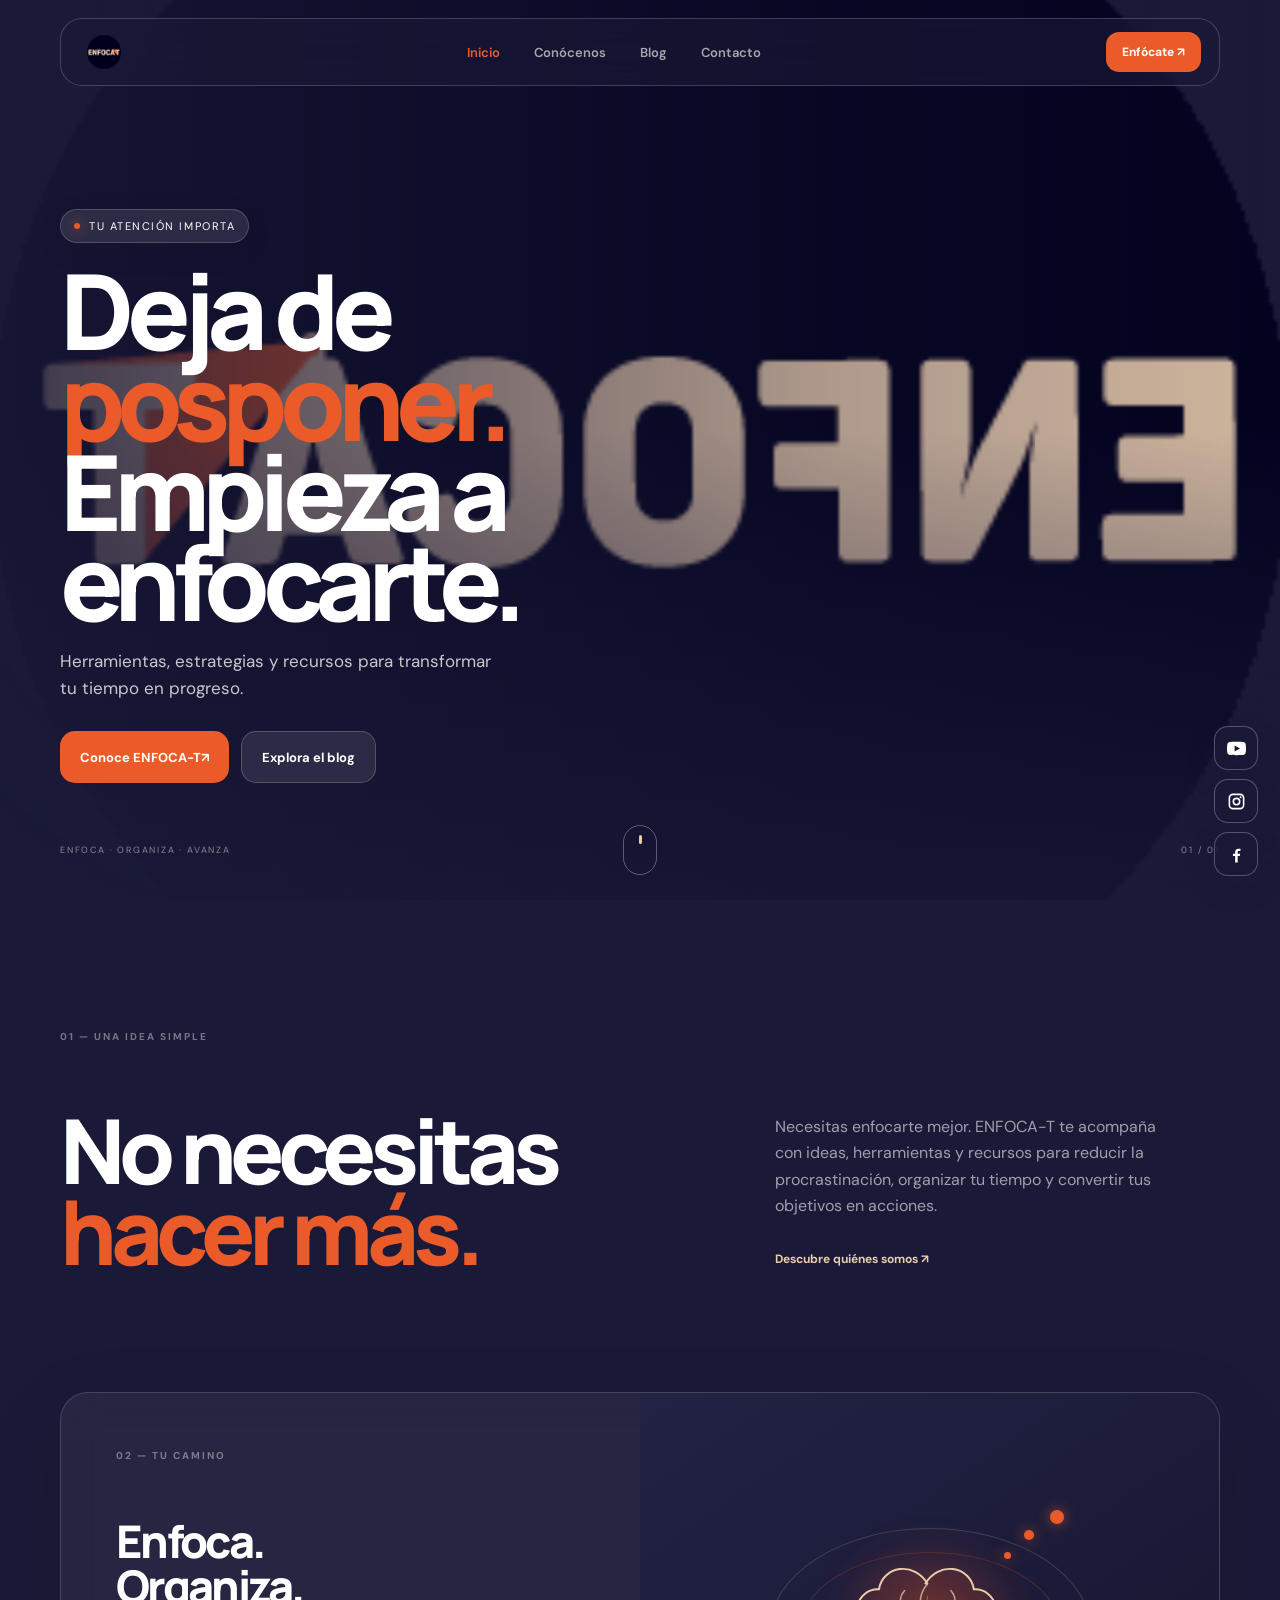
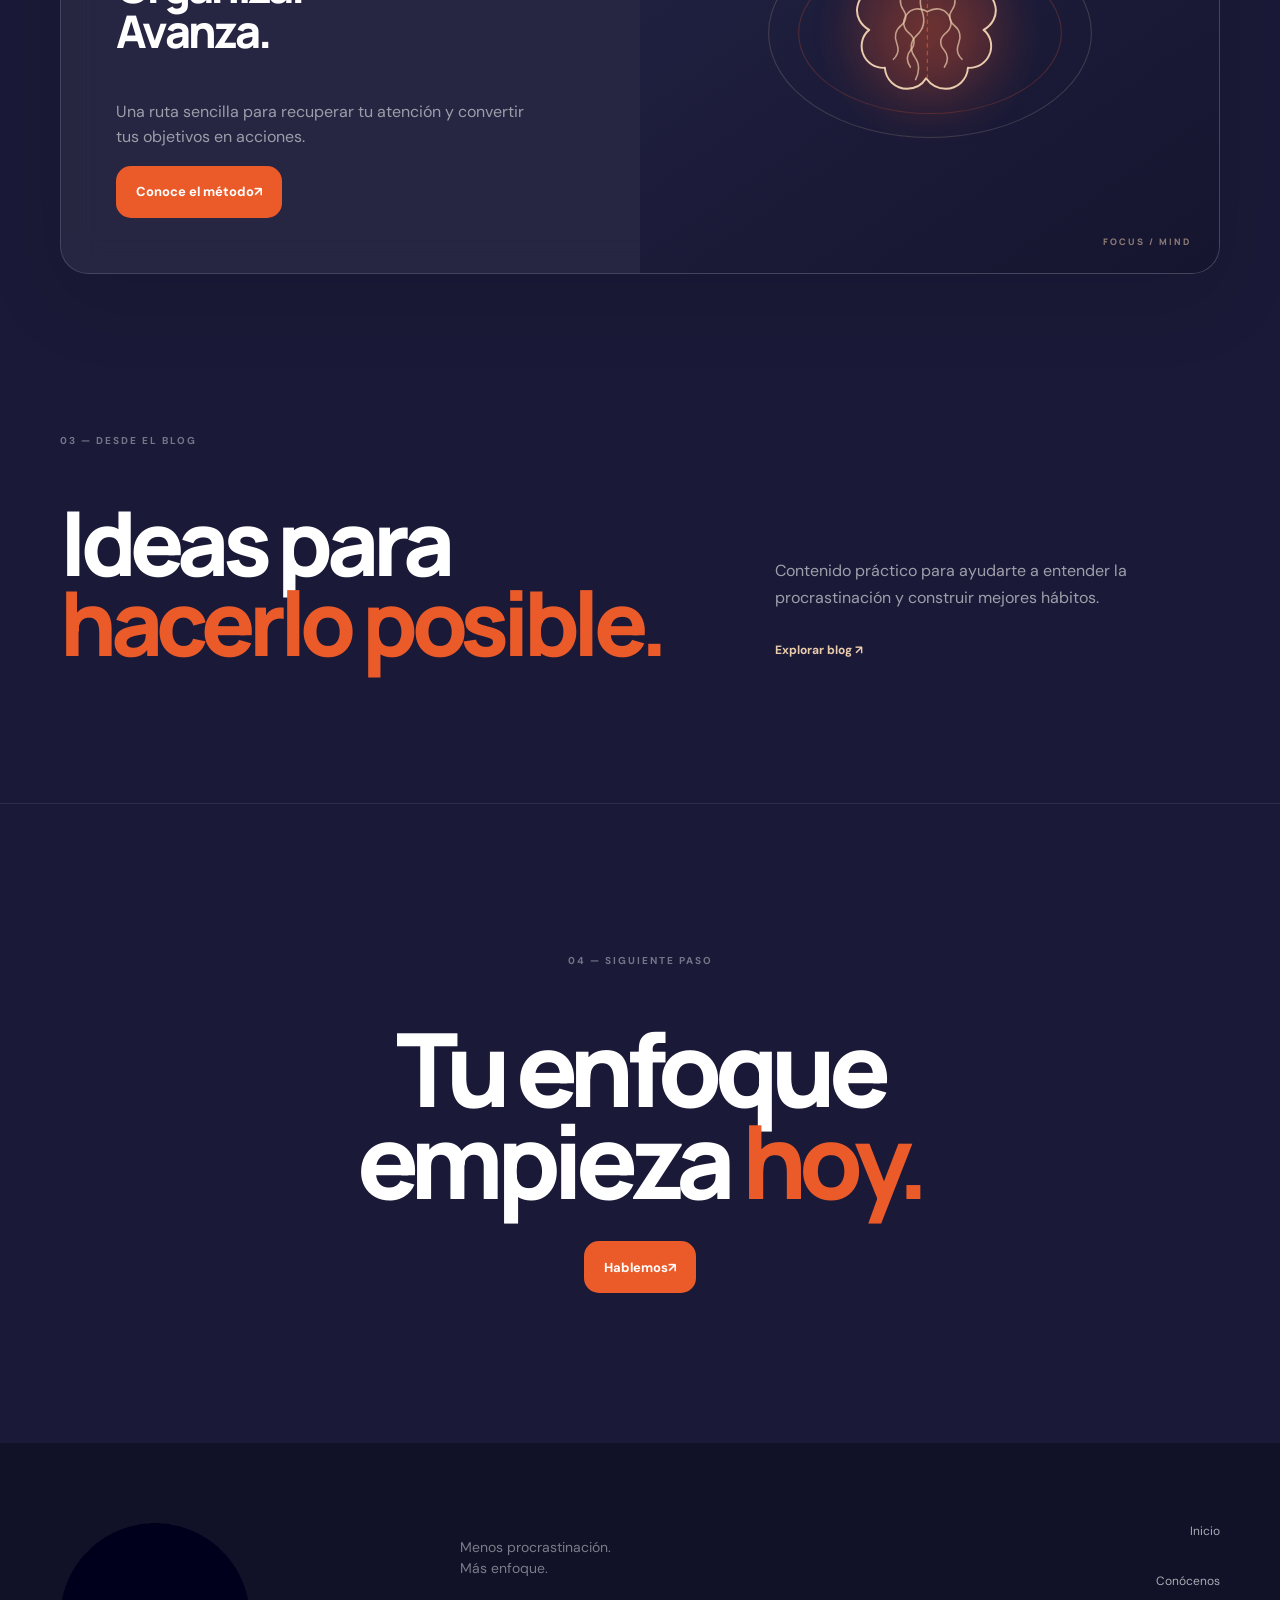
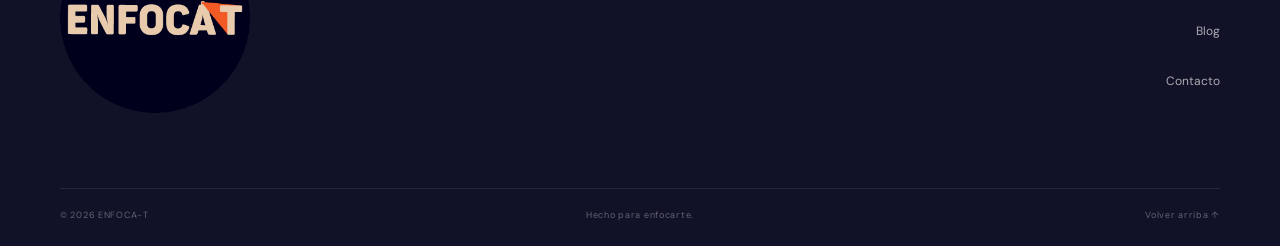
<file: index.html>
<!doctype html><html lang="es"><head><meta charset="utf-8"><meta name="viewport" content="width=device-width,initial-scale=1"><meta name="description" content="ENFOCA-T — menos procrastinación, más enfoque."><meta name="theme-color" content="#1A1A38"><title>ENFOCA-T — Inicio</title><link rel="preconnect" href="https://fonts.googleapis.com"><link rel="preconnect" href="https://fonts.gstatic.com" crossorigin><link href="https://fonts.googleapis.com/css2?family=DM+Sans:wght@400;500;600;700&family=Manrope:wght@500;600;700;800&display=swap" rel="stylesheet"><link rel="stylesheet" href="styles/global.css"><link rel="stylesheet" href="styles/home.css"></head><body class="home"><header class="site-header" id="site-header"><a class="brand" href="index.html"><img src="assets/LOGO.png" alt="ENFOCA-T"></a><nav class="main-nav" aria-label="Navegación principal"><a class="active" href="index.html">Inicio</a><a href="conocenos/index.html">Conócenos</a><a href="blog/index.html">Blog</a><a href="contacto/index.html">Contacto</a></nav><a class="header-cta" href="contacto/index.html">Enfócate <span>↗</span></a><button class="menu-toggle" aria-label="Abrir menú" aria-expanded="false"><span></span><span></span></button></header><main><section class="hero" aria-labelledby="hero-title"><video class="hero-video" autoplay muted loop playsinline preload="metadata" poster="assets/LOGO.png"><source src="assets/hero-distraccion.mp4" type="video/mp4"></video><div class="hero-overlay"></div><div class="hero-content"><p class="glass-pill"><span class="status-dot"></span> Tu atención importa</p><h1 id="hero-title">Deja de<br><em>posponer.</em><br>Empieza a enfocarte.</h1><p class="hero-copy">Herramientas, estrategias y recursos para transformar tu tiempo en progreso.</p><div class="hero-actions"><a class="button button-primary" href="conocenos/index.html">Conoce ENFOCA-T <span>↗</span></a><a class="button button-glass" href="blog/index.html">Explora el blog</a></div></div><div class="hero-bottom"><span>ENFOCA · ORGANIZA · AVANZA</span><a href="#intro" class="scroll-indicator" aria-label="Descubrir contenido"><span></span></a><span class="hero-number">01 / 01</span></div></section><section class="home-intro" id="intro"><div class="section-shell"><p class="section-kicker light">01 — UNA IDEA SIMPLE</p><div class="intro-grid"><div><h2>No necesitas<br><span>hacer más.</span></h2><p class="intro-mobile-copy">Necesitas enfocarte mejor. ENFOCA-T te acompaña con ideas, herramientas y recursos para reducir la procrastinación, organizar tu tiempo y convertir tus objetivos en acciones.</p></div><div><p class="intro-desktop-copy">Necesitas enfocarte mejor. ENFOCA-T te acompaña con ideas, herramientas y recursos para reducir la procrastinación, organizar tu tiempo y convertir tus objetivos en acciones.</p><a class="intro-link" href="conocenos/index.html">Descubre quiénes somos ↗</a></div></div></div></section><section class="home-highlight"><div class="section-shell"><div class="highlight-card"><div class="highlight-copy"><p class="section-kicker light">02 — TU CAMINO</p><h3>Enfoca.<br>Organiza.<br>Avanza.</h3><p>Una ruta sencilla para recuperar tu atención y convertir tus objetivos en acciones.</p><a class="button button-primary" href="conocenos/index.html#enfoca">Conoce el método <span>↗</span></a></div><div class="highlight-visual" aria-hidden="true"><div class="brain-orbit"><span class="thought-dot dot-a"></span><span class="thought-dot dot-b"></span><span class="thought-dot dot-c"></span><div class="brain-glow"></div><svg class="brain-icon" viewBox="0 0 260 220" xmlns="http://www.w3.org/2000/svg" role="presentation"><path class="brain-outline" d="M126 35c-9-15-25-24-42-22-17 2-30 15-32 31-16-1-30 10-33 26-3 15 5 29 18 36-10 8-14 22-10 35 5 15 19 24 34 23 1 18 16 32 34 32 12 0 23-6 29-16 7 10 18 16 30 16 18 0 33-14 34-32 15 1 29-8 34-23 4-13 0-27-10-35 13-7 21-21 18-36-3-16-17-27-33-26-2-16-15-29-32-31-17-2-33 7-42 22Z"/><path class="brain-fold" d="M126 36c-11 13-13 28-8 42 5 14 3 26-8 36-11 10-11 23-3 34 7 10 7 22 1 34"/><path class="brain-fold" d="M91 46c-8 9-8 21-2 29 6 8 5 18-3 24-9 7-11 18-7 27 4 9 2 18-5 25"/><path class="brain-fold" d="M162 46c8 9 8 21 2 29-6 8-5 18 3 24 9 7 11 18 7 27-4 9-2 18 5 25"/><path class="brain-fold" d="M126 78c12-7 25-5 32 5 7 10 5 21-4 28-9 7-10 17-3 25 7 8 7 18 1 27"/><path class="brain-fold" d="M126 78c-12-7-25-5-32 5-7 10-5 21 4 28 9 7 10 17 3 25-7 8-7 18-1 27"/><line class="brain-center" x1="126" y1="55" x2="126" y2="185"/></svg></div><span class="focus-label">FOCUS / MIND</span></div></div></div></section><section class="home-blog"><div class="section-shell"><p class="section-kicker light">03 — DESDE EL BLOG</p><div class="intro-grid"><h2>Ideas para<br><span>hacerlo posible.</span></h2><div><p>Contenido práctico para ayudarte a entender la procrastinación y construir mejores hábitos.</p><a class="intro-link" href="blog/index.html">Explorar blog ↗</a></div></div></div></section><section class="home-cta"><div class="section-shell"><p class="section-kicker light">04 — SIGUIENTE PASO</p><h2>Tu enfoque<br>empieza <span>hoy.</span></h2><a class="button button-primary" href="contacto/index.html">Hablemos <span>↗</span></a></div></section></main><footer class="footer"><div class="footer-main"><a class="brand" href="index.html"><img src="assets/LOGO.png" alt="ENFOCA-T"></a><p>Menos procrastinación.<br>Más enfoque.</p><div class="footer-links"><a href="index.html">Inicio</a><a href="conocenos/index.html">Conócenos</a><a href="blog/index.html">Blog</a><a href="contacto/index.html">Contacto</a></div></div><div class="footer-bottom"><span>© 2026 ENFOCA-T</span><span>Hecho para enfocarte.</span><a href="#hero-title">Volver arriba ↑</a></div></footer><script src="script.js"></script></body></html>
</file>
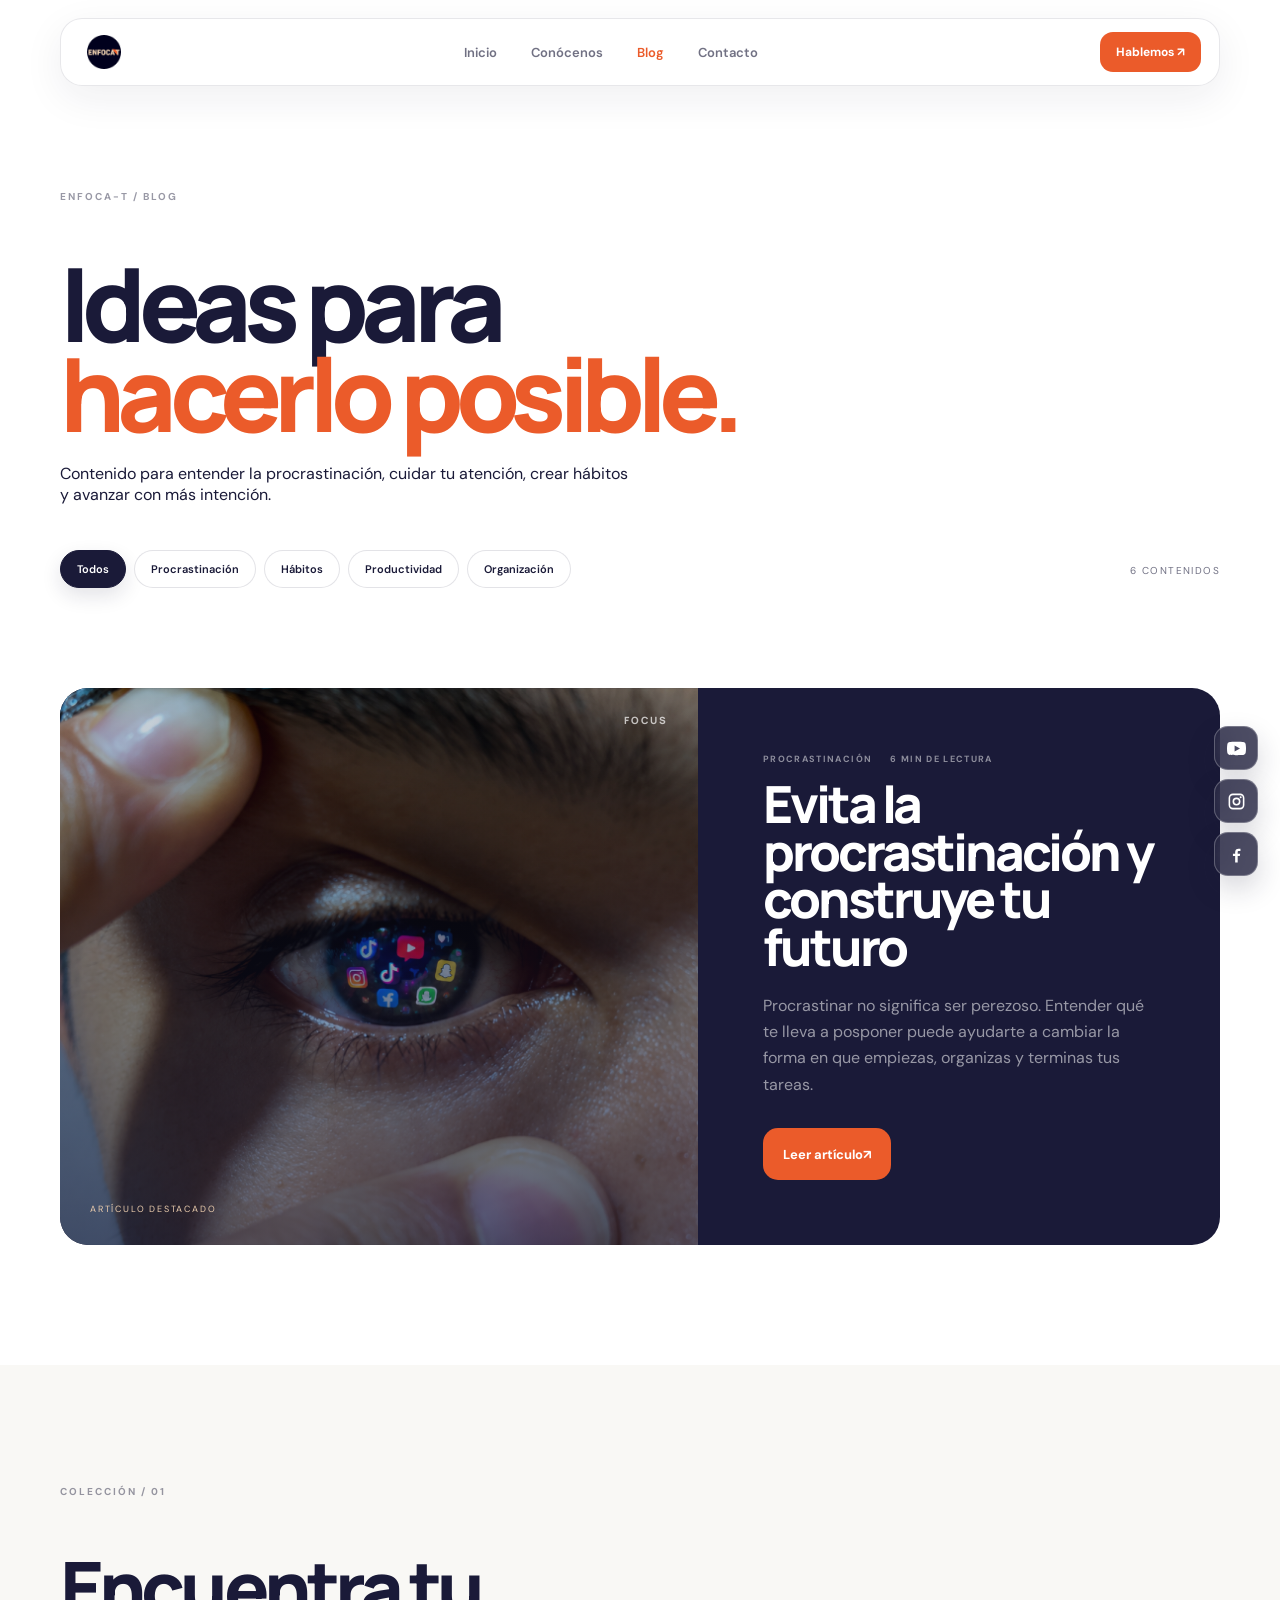
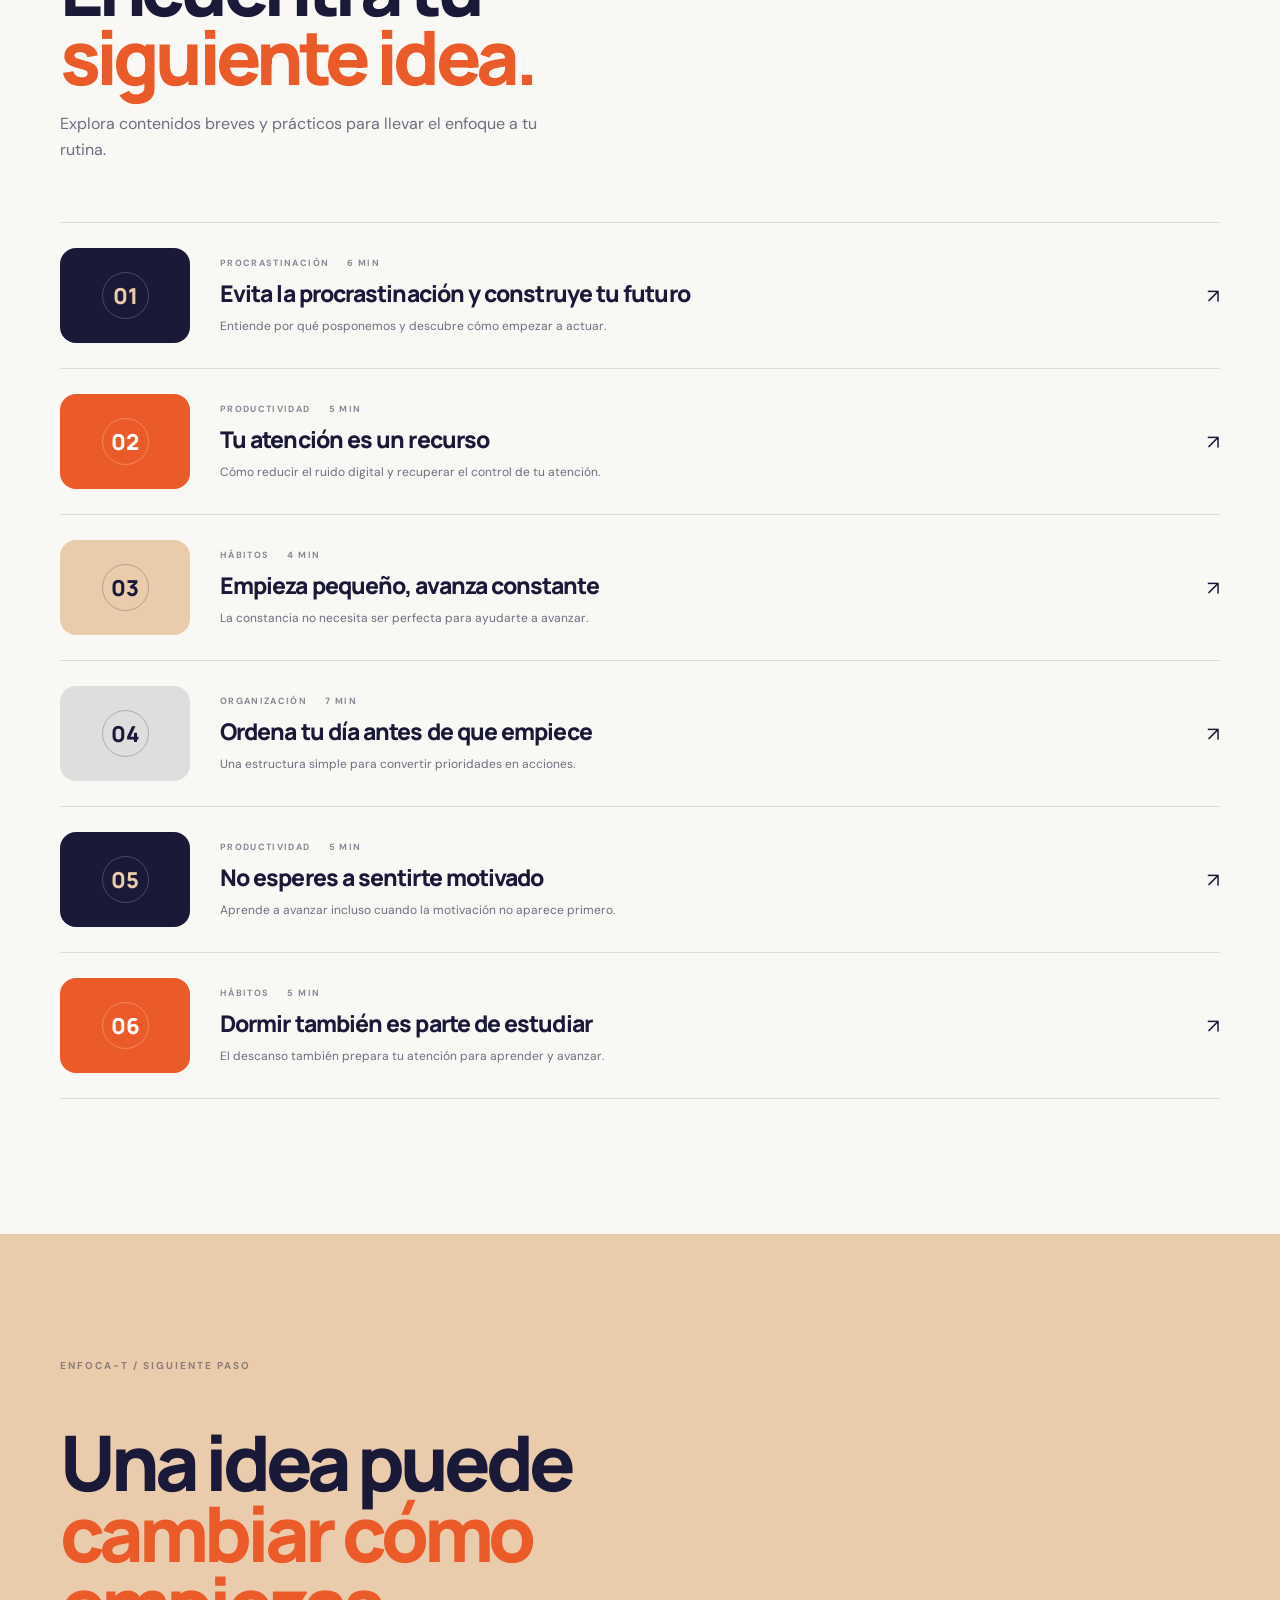
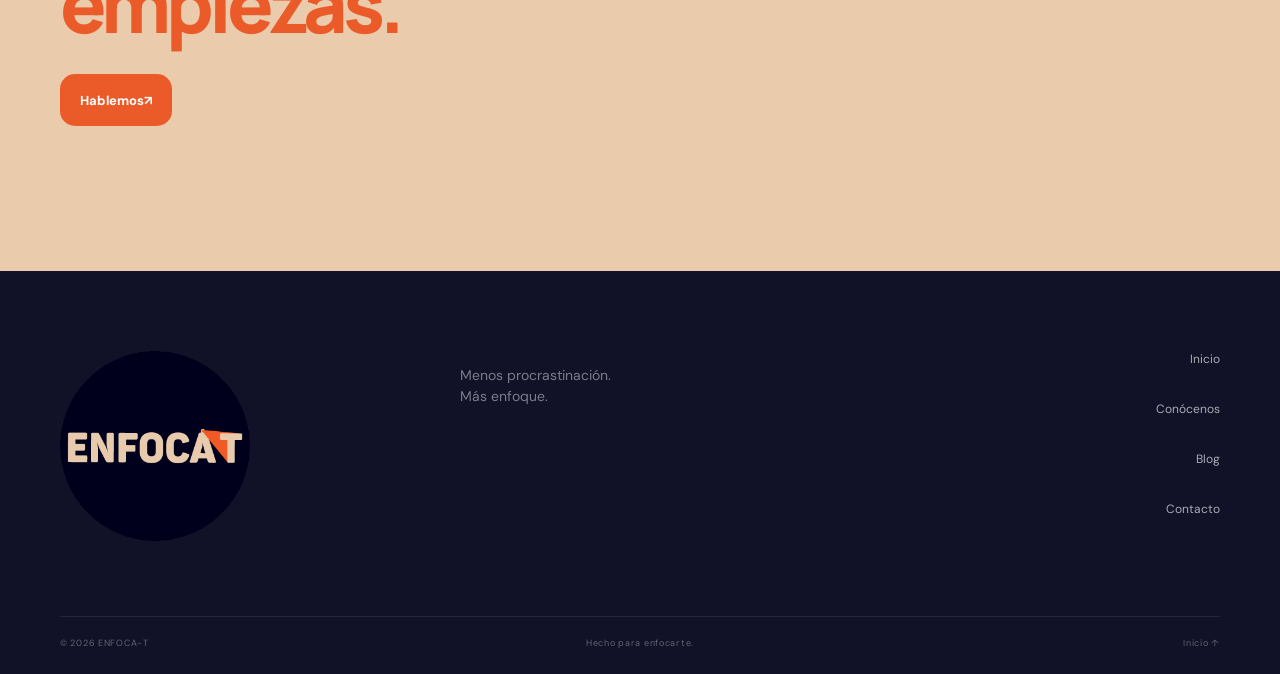
<file: blog/index.html>
<!doctype html>
<html lang="es">
<head>
<meta charset="utf-8"><meta name="viewport" content="width=device-width,initial-scale=1">
<meta name="description" content="Blog ENFOCA-T — procrastinación, hábitos, concentración, organización y productividad.">
<title>ENFOCA-T — Blog</title>
<link rel="preconnect" href="https://fonts.googleapis.com"><link rel="preconnect" href="https://fonts.gstatic.com" crossorigin>
<link href="https://fonts.googleapis.com/css2?family=DM+Sans:wght@400;500;600;700&family=Manrope:wght@500;600;700;800&display=swap" rel="stylesheet">
<link rel="stylesheet" href="../styles/global.css"><link rel="stylesheet" href="blog.css">
</head>
<body class="blog-page">
<header class="site-header light-header"><a class="brand" href="../index.html"><img src="../assets/LOGO.png" alt="ENFOCA-T"></a><nav class="main-nav" aria-label="Navegación principal"><a href="../index.html">Inicio</a><a href="../conocenos/index.html">Conócenos</a><a class="active" href="index.html" aria-current="page">Blog</a><a href="../contacto/index.html">Contacto</a></nav><a class="header-cta" href="../contacto/index.html">Hablemos <span>↗</span></a><button class="menu-toggle" type="button" aria-label="Abrir menú" aria-expanded="false"><span></span><span></span></button></header>
<main>
<section class="blog-hero"><div class="section-shell"><p class="section-kicker">ENFOCA-T / BLOG</p><h1>Ideas para<br><span>hacerlo posible.</span></h1><p class="page-lead">Contenido para entender la procrastinación, cuidar tu atención, crear hábitos y avanzar con más intención.</p><div class="blog-tools"><nav class="category-nav" aria-label="Filtrar contenidos"><button class="selected" type="button" data-filter="todos" aria-pressed="true">Todos</button><button type="button" data-filter="procrastinacion" aria-pressed="false">Procrastinación</button><button type="button" data-filter="habitos" aria-pressed="false">Hábitos</button><button type="button" data-filter="productividad" aria-pressed="false">Productividad</button><button type="button" data-filter="organizacion" aria-pressed="false">Organización</button></nav><span class="filter-count" aria-live="polite">6 contenidos</span></div></div></section>
<section class="featured-article"><div class="section-shell featured-layout"><a class="featured-visual" href="procrastinacion.html" aria-label="Leer artículo destacado"><img src="../TODO/fotos-03.png" alt="Estudiante en una situación de distracción mientras estudia" loading="eager"><span>ARTÍCULO DESTACADO</span><strong>FOCUS</strong></a><div class="featured-copy"><div class="article-meta"><span>PROCRASTINACIÓN</span><span>6 MIN DE LECTURA</span></div><h2>Evita la procrastinación y construye tu futuro</h2><p>Procrastinar no significa ser perezoso. Entender qué te lleva a posponer puede ayudarte a cambiar la forma en que empiezas, organizas y terminas tus tareas.</p><a class="button button-primary" href="procrastinacion.html">Leer artículo <span>↗</span></a></div></div></section>
<section class="articles-section"><div class="section-shell"><div class="articles-heading"><p class="section-kicker">COLECCIÓN / 01</p><h2>Encuentra tu<br><span>siguiente idea.</span></h2><p>Explora contenidos breves y prácticos para llevar el enfoque a tu rutina.</p></div><div class="article-list" id="article-list"><article data-category="procrastinacion"><div class="mini-visual">01</div><div><div class="article-meta"><span>PROCRASTINACIÓN</span><span>6 MIN</span></div><h3>Evita la procrastinación y construye tu futuro</h3><p>Entiende por qué posponemos y descubre cómo empezar a actuar.</p></div><a href="procrastinacion.html" aria-label="Leer artículo sobre procrastinación">↗</a></article><article data-category="productividad"><div class="mini-visual v2">02</div><div><div class="article-meta"><span>PRODUCTIVIDAD</span><span>5 MIN</span></div><h3>Tu atención es un recurso</h3><p>Cómo reducir el ruido digital y recuperar el control de tu atención.</p></div><a href="atencion.html" aria-label="Leer artículo sobre atención">↗</a></article><article data-category="habitos"><div class="mini-visual v3">03</div><div><div class="article-meta"><span>HÁBITOS</span><span>4 MIN</span></div><h3>Empieza pequeño, avanza constante</h3><p>La constancia no necesita ser perfecta para ayudarte a avanzar.</p></div><a href="habitos.html" aria-label="Leer artículo sobre hábitos">↗</a></article><article data-category="organizacion"><div class="mini-visual v4">04</div><div><div class="article-meta"><span>ORGANIZACIÓN</span><span>7 MIN</span></div><h3>Ordena tu día antes de que empiece</h3><p>Una estructura simple para convertir prioridades en acciones.</p></div><a href="organizacion.html" aria-label="Leer artículo sobre organización">↗</a></article><article data-category="productividad"><div class="mini-visual v5">05</div><div><div class="article-meta"><span>PRODUCTIVIDAD</span><span>5 MIN</span></div><h3>No esperes a sentirte motivado</h3><p>Aprende a avanzar incluso cuando la motivación no aparece primero.</p></div><a href="motivacion.html" aria-label="Leer artículo sobre motivación">↗</a></article><article data-category="habitos"><div class="mini-visual v6">06</div><div><div class="article-meta"><span>HÁBITOS</span><span>5 MIN</span></div><h3>Dormir también es parte de estudiar</h3><p>El descanso también prepara tu atención para aprender y avanzar.</p></div><a href="sueno.html" aria-label="Leer artículo sobre sueño y estudio">↗</a></article></div></div></section>
<section class="blog-closing"><div class="section-shell"><p class="section-kicker">ENFOCA-T / SIGUIENTE PASO</p><h2>Una idea puede<br><span>cambiar cómo empiezas.</span></h2><a class="button button-primary" href="../contacto/index.html">Hablemos <span>↗</span></a></div></section>
</main>
<footer class="footer"><div class="footer-main"><a class="brand" href="../index.html"><img src="../assets/LOGO.png" alt="ENFOCA-T"></a><p>Menos procrastinación.<br>Más enfoque.</p><div class="footer-links"><a href="../index.html">Inicio</a><a href="../conocenos/index.html">Conócenos</a><a href="index.html">Blog</a><a href="../contacto/index.html">Contacto</a></div></div><div class="footer-bottom"><span>© 2026 ENFOCA-T</span><span>Hecho para enfocarte.</span><a href="../index.html">Inicio ↑</a></div></footer>
<script src="../script.js"></script><script>
document.addEventListener('DOMContentLoaded',()=>{const buttons=[...document.querySelectorAll('[data-filter]')],articles=[...document.querySelectorAll('#article-list article')],count=document.querySelector('.filter-count');const apply=filter=>{let total=0;articles.forEach(el=>{const show=filter==='todos'||el.dataset.category===filter;el.hidden=!show;if(show)total++});buttons.forEach(b=>{const active=b.dataset.filter===filter;b.classList.toggle('selected',active);b.setAttribute('aria-pressed',String(active))});count.textContent=`${total} ${total===1?'contenido':'contenidos'}`};buttons.forEach(b=>b.addEventListener('click',()=>apply(b.dataset.filter)));apply('todos')});
</script></body></html>
</file>
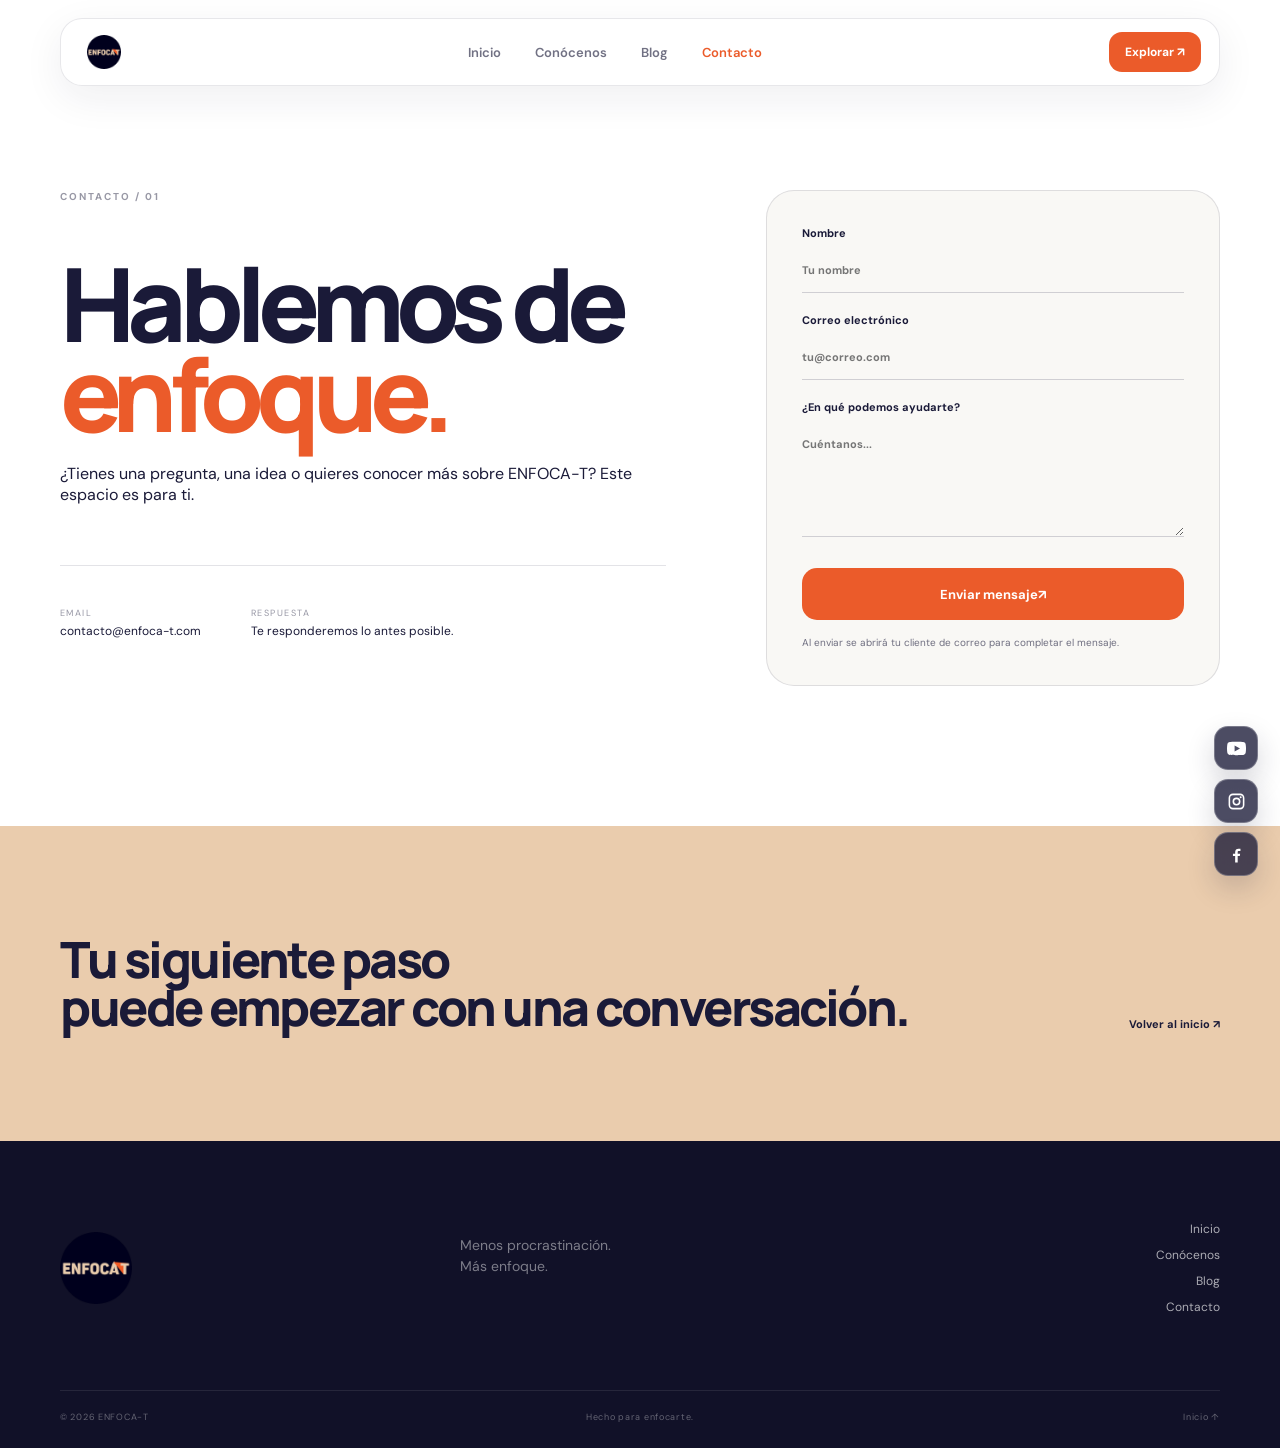
<file: contacto/index.html>
<!doctype html><html lang="es"><head><meta charset="utf-8"><meta name="viewport" content="width=device-width,initial-scale=1"><meta name="description" content="Contacta con ENFOCA-T."><meta name="theme-color" content="#1A1A38"><title>ENFOCA-T — Contacto</title><link rel="preconnect" href="https://fonts.googleapis.com"><link rel="preconnect" href="https://fonts.gstatic.com" crossorigin><link href="https://fonts.googleapis.com/css2?family=DM+Sans:wght@400;500;600;700&family=Manrope:wght@500;600;700;800&display=swap" rel="stylesheet"><link rel="stylesheet" href="../styles/global.css"><link rel="stylesheet" href="contacto.css"></head><body class="contact-page"><header class="site-header light-header"><a class="brand" href="../index.html"><img src="../assets/LOGO.png" alt="ENFOCA-T"></a><nav class="main-nav" aria-label="Navegación principal"><a href="../index.html">Inicio</a><a href="../conocenos/index.html">Conócenos</a><a href="../blog/index.html">Blog</a><a class="active" href="index.html">Contacto</a></nav><a class="header-cta" href="../blog/index.html">Explorar <span>↗</span></a><button class="menu-toggle" aria-label="Abrir menú" aria-expanded="false"><span></span><span></span></button></header><main><section class="contact-hero"><div class="section-shell contact-grid"><div><p class="section-kicker">CONTACTO / 01</p><h1>Hablemos de<br><span>enfoque.</span></h1><p class="page-lead">¿Tienes una pregunta, una idea o quieres conocer más sobre ENFOCA-T? Este espacio es para ti.</p><div class="contact-info"><p><small>EMAIL</small><br>contacto@enfoca-t.com</p><p><small>RESPUESTA</small><br>Te responderemos lo antes posible.</p></div></div><form class="contact-form" id="contact-form"><label for="contact-name">Nombre<input id="contact-name" type="text" name="nombre" placeholder="Tu nombre" autocomplete="name" required></label><label for="contact-email">Correo electrónico<input id="contact-email" type="email" name="email" placeholder="tu@correo.com" autocomplete="email" required></label><label for="contact-message">¿En qué podemos ayudarte?<textarea id="contact-message" name="mensaje" rows="6" placeholder="Cuéntanos..." required></textarea></label><button class="button button-primary" type="submit">Enviar mensaje <span>↗</span></button><p class="form-note">Al enviar se abrirá tu cliente de correo para completar el mensaje.</p></form></div></section><section class="contact-bottom"><div class="section-shell"><p>Tu siguiente paso<br>puede empezar con una conversación.</p><a href="../index.html">Volver al inicio ↗</a></div></section></main><footer class="footer"><div class="footer-main"><a class="brand" href="../index.html"><img src="../assets/LOGO.png" alt="ENFOCA-T"></a><p>Menos procrastinación.<br>Más enfoque.</p><div class="footer-links"><a href="../index.html">Inicio</a><a href="../conocenos/index.html">Conócenos</a><a href="../blog/index.html">Blog</a><a href="index.html">Contacto</a></div></div><div class="footer-bottom"><span>© 2026 ENFOCA-T</span><span>Hecho para enfocarte.</span><a href="../index.html">Inicio ↑</a></div></footer><script src="../script.js"></script><script src="contacto.js"></script></body></html>
</file>
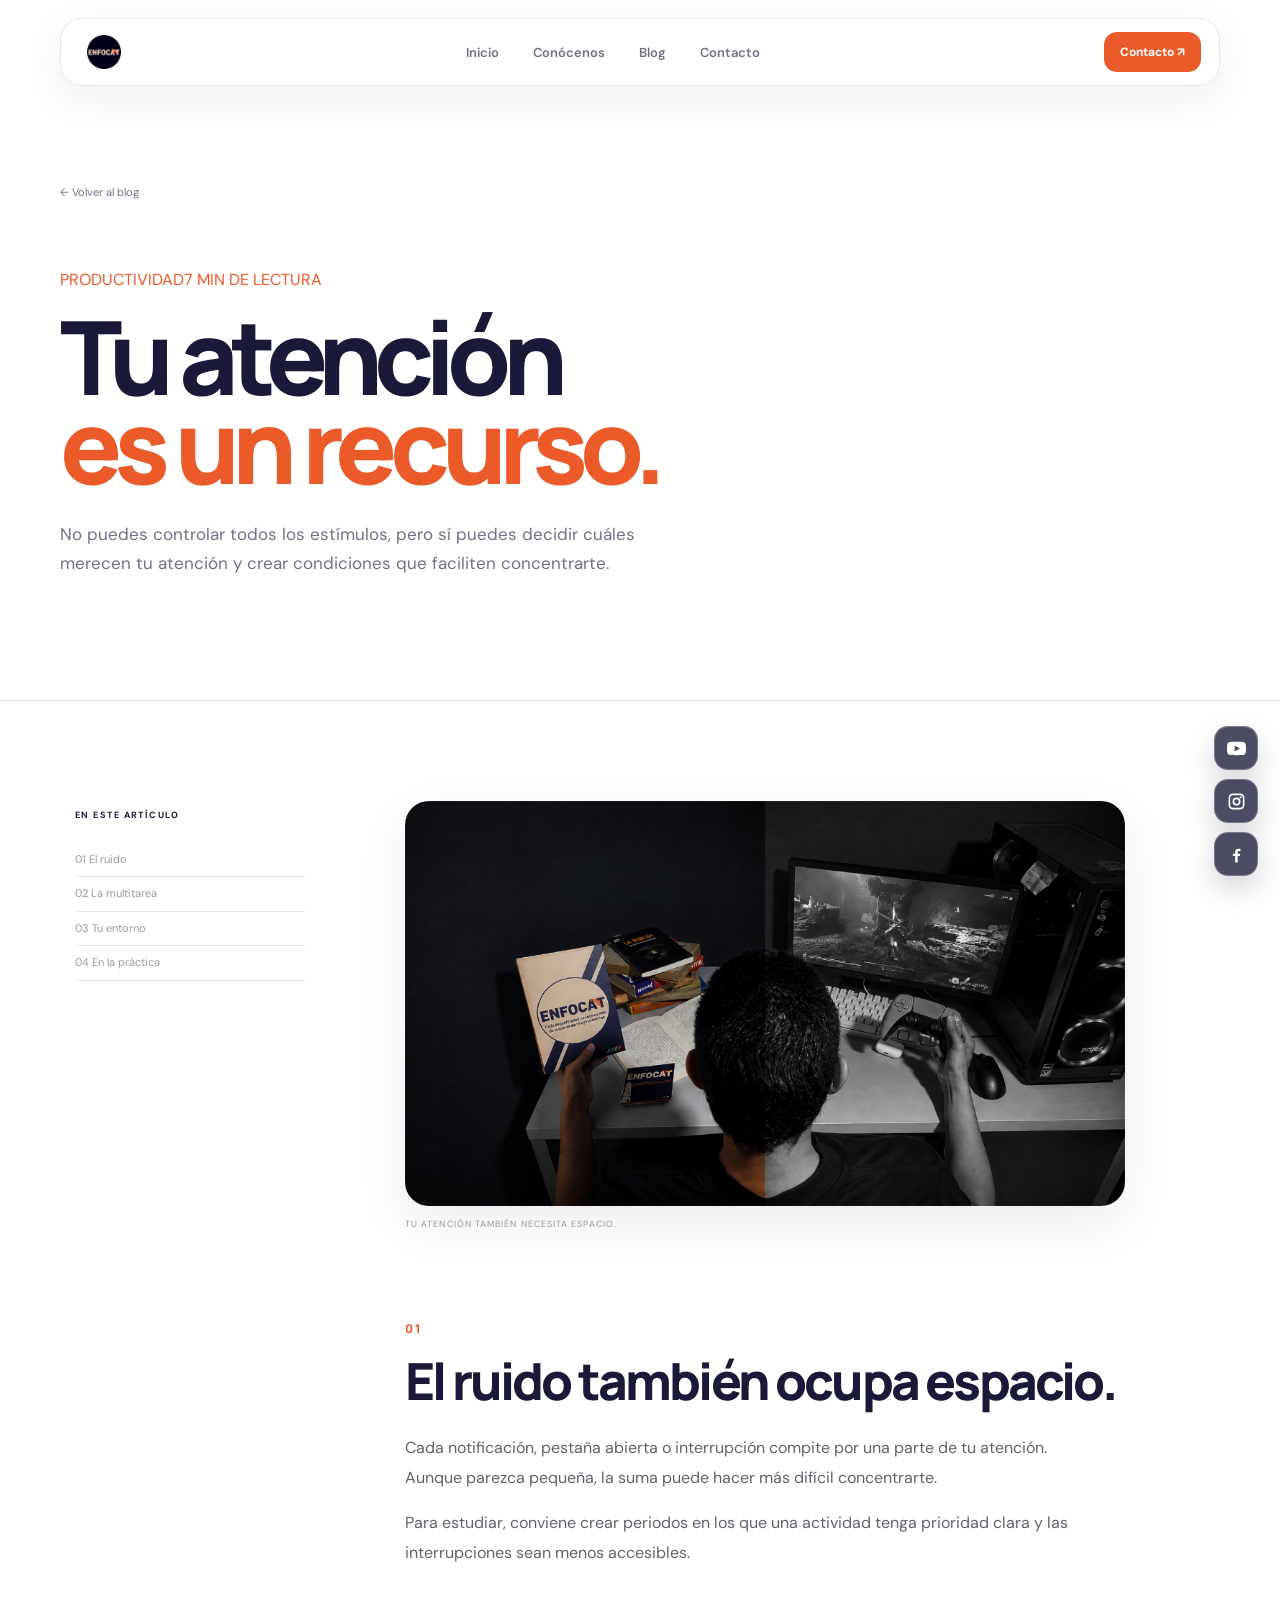
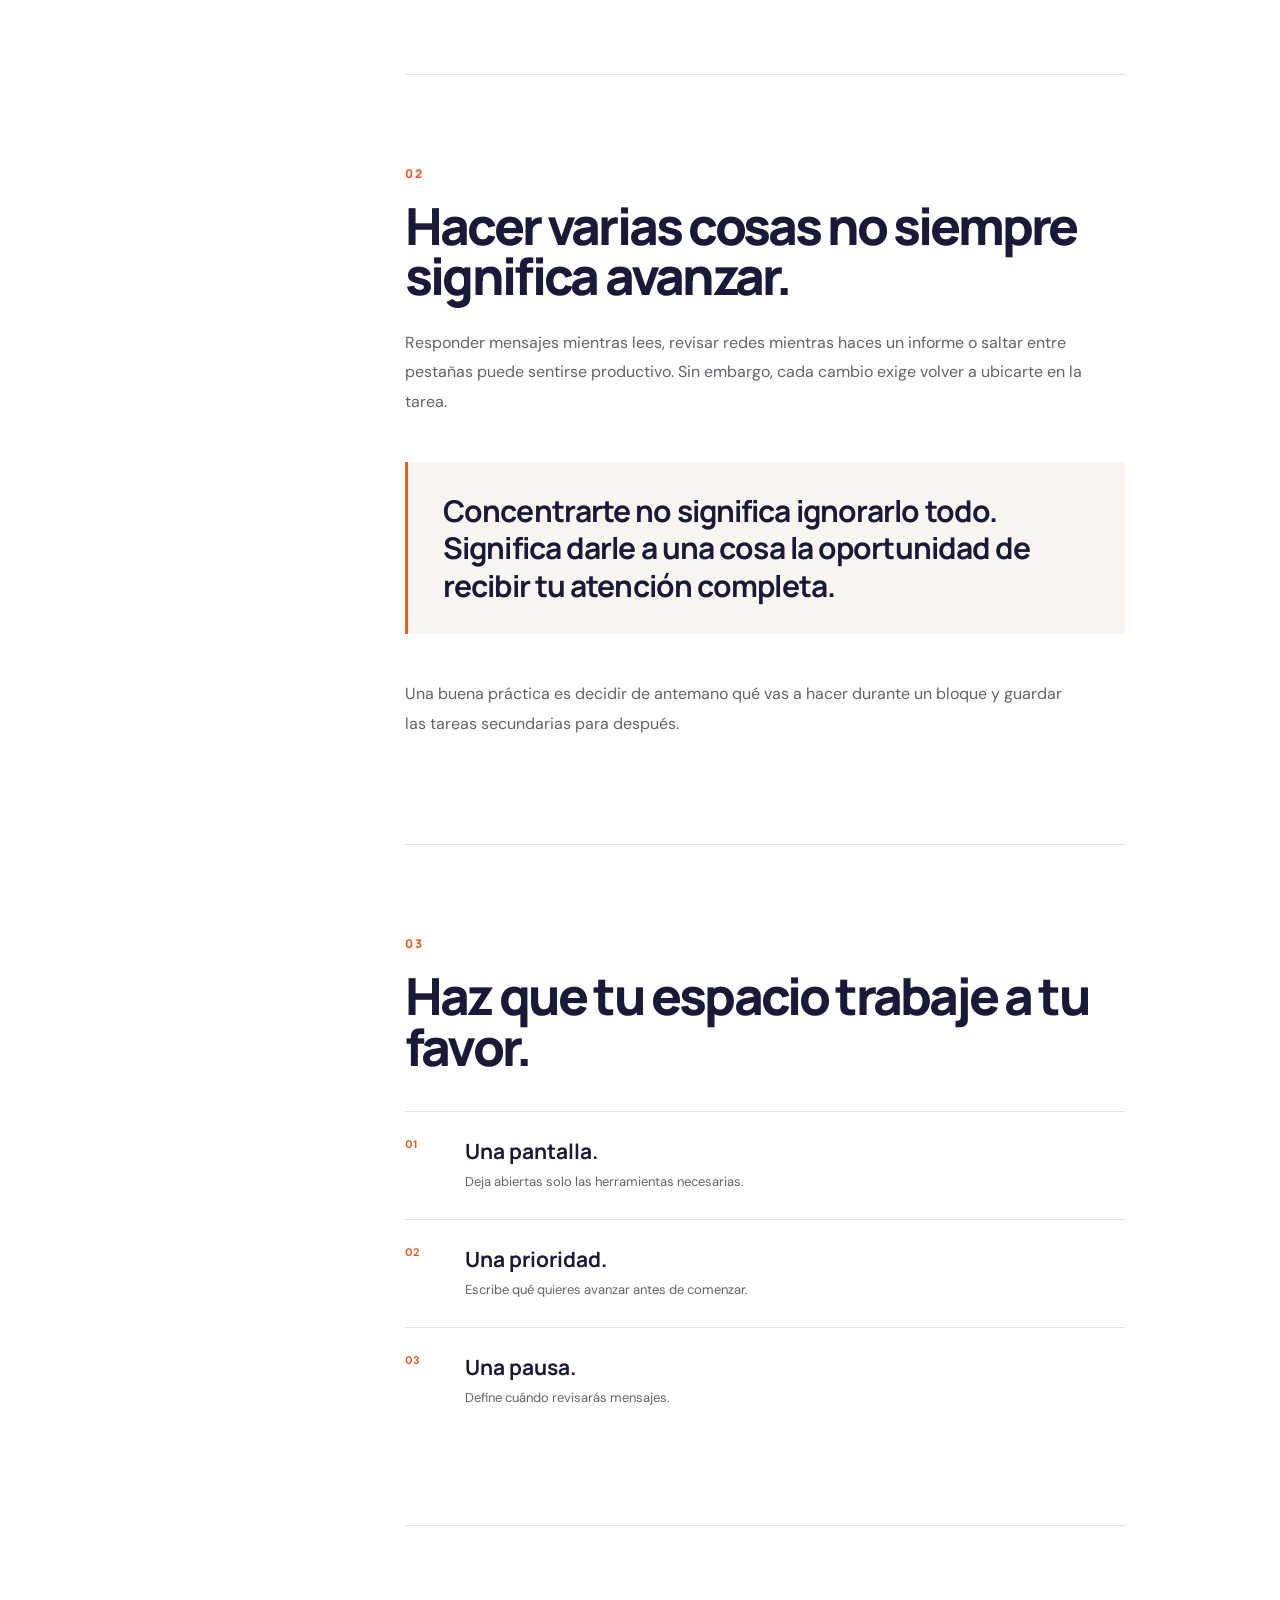
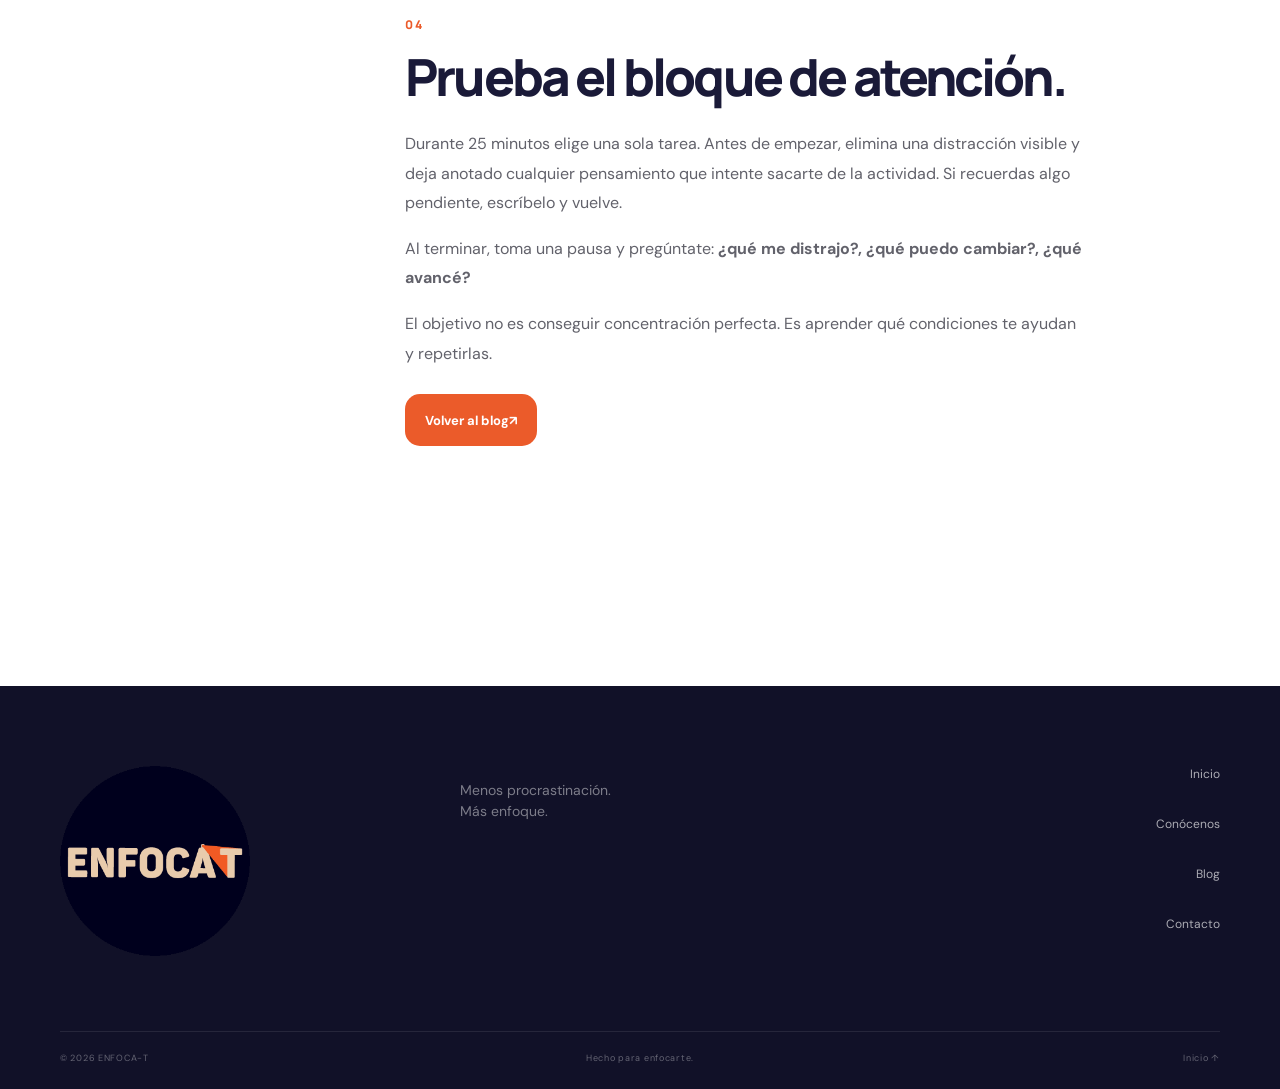
<file: blog/atencion.html>
<!doctype html><html lang="es"><head><meta charset="utf-8"><meta name="viewport" content="width=device-width,initial-scale=1"><meta name="description" content="Tu atención es un recurso: entiende las distracciones y crea un entorno que facilite concentrarte."><title>Tu atención es un recurso — ENFOCA-T</title><link rel="preconnect" href="https://fonts.googleapis.com"><link rel="preconnect" href="https://fonts.gstatic.com" crossorigin><link href="https://fonts.googleapis.com/css2?family=DM+Sans:wght@400;500;600;700&family=Manrope:wght@500;600;700;800&display=swap" rel="stylesheet"><link rel="stylesheet" href="../styles/global.css"><link rel="stylesheet" href="articulo.css"></head><body class="article-page"><div class="reading-progress"></div><header class="site-header light-header"><a class="brand" href="../index.html"><img src="../assets/LOGO.png" alt="ENFOCA-T"></a><nav class="main-nav" aria-label="Navegación principal"><a href="../index.html">Inicio</a><a href="../conocenos/index.html">Conócenos</a><a class="active" href="index.html">Blog</a><a href="../contacto/index.html">Contacto</a></nav><a class="header-cta" href="../contacto/index.html">Contacto <span>↗</span></a><button class="menu-toggle" aria-label="Abrir menú" aria-expanded="false"><span></span><span></span></button></header><main><article><header class="article-hero"><div class="section-shell"><a class="back-link" href="index.html">← Volver al blog</a><div class="article-meta"><span>PRODUCTIVIDAD</span><span>7 MIN DE LECTURA</span></div><h1>Tu atención<br><span>es un recurso.</span></h1><p class="article-lead">No puedes controlar todos los estímulos, pero sí puedes decidir cuáles merecen tu atención y crear condiciones que faciliten concentrarte.</p></div></header><div class="article-layout"><aside class="article-sidebar"><p>EN ESTE ARTÍCULO</p><a href="#ruido">01 El ruido</a><a href="#multitarea">02 La multitarea</a><a href="#entorno">03 Tu entorno</a><a href="#practica">04 En la práctica</a></aside><div class="article-content"><figure class="article-image"><img src="../TODO/fotos-04.png" alt="Estudiante frente a estímulos que compiten por su atención" loading="eager"><figcaption>Tu atención también necesita espacio.</figcaption></figure><section id="ruido"><p class="article-index">01</p><h2>El ruido también ocupa espacio.</h2><p>Cada notificación, pestaña abierta o interrupción compite por una parte de tu atención. Aunque parezca pequeña, la suma puede hacer más difícil concentrarte.</p><p>Para estudiar, conviene crear periodos en los que una actividad tenga prioridad clara y las interrupciones sean menos accesibles.</p></section><section id="multitarea"><p class="article-index">02</p><h2>Hacer varias cosas no siempre significa avanzar.</h2><p>Responder mensajes mientras lees, revisar redes mientras haces un informe o saltar entre pestañas puede sentirse productivo. Sin embargo, cada cambio exige volver a ubicarte en la tarea.</p><blockquote>Concentrarte no significa ignorarlo todo. Significa darle a una cosa la oportunidad de recibir tu atención completa.</blockquote><p>Una buena práctica es decidir de antemano qué vas a hacer durante un bloque y guardar las tareas secundarias para después.</p></section><section id="entorno"><p class="article-index">03</p><h2>Haz que tu espacio trabaje a tu favor.</h2><div class="article-points"><div><b>01</b><h3>Una pantalla.</h3><p>Deja abiertas solo las herramientas necesarias.</p></div><div><b>02</b><h3>Una prioridad.</h3><p>Escribe qué quieres avanzar antes de comenzar.</p></div><div><b>03</b><h3>Una pausa.</h3><p>Define cuándo revisarás mensajes.</p></div></div></section><section id="practica"><p class="article-index">04</p><h2>Prueba el bloque de atención.</h2><p>Durante 25 minutos elige una sola tarea. Antes de empezar, elimina una distracción visible y deja anotado cualquier pensamiento que intente sacarte de la actividad. Si recuerdas algo pendiente, escríbelo y vuelve.</p><p>Al terminar, toma una pausa y pregúntate: <strong>¿qué me distrajo?, ¿qué puedo cambiar?, ¿qué avancé?</strong></p><p>El objetivo no es conseguir concentración perfecta. Es aprender qué condiciones te ayudan y repetirlas.</p><a class="button button-primary" href="index.html">Volver al blog <span>↗</span></a></section></div></div></article></main><footer class="footer"><div class="footer-main"><a class="brand" href="../index.html"><img src="../assets/LOGO.png" alt="ENFOCA-T"></a><p>Menos procrastinación.<br>Más enfoque.</p><div class="footer-links"><a href="../index.html">Inicio</a><a href="../conocenos/index.html">Conócenos</a><a href="index.html">Blog</a><a href="../contacto/index.html">Contacto</a></div></div><div class="footer-bottom"><span>© 2026 ENFOCA-T</span><span>Hecho para enfocarte.</span><a href="index.html">Inicio ↑</a></div></footer><script src="../script.js"></script><script src="articulo.js"></script></body></html>
</file>
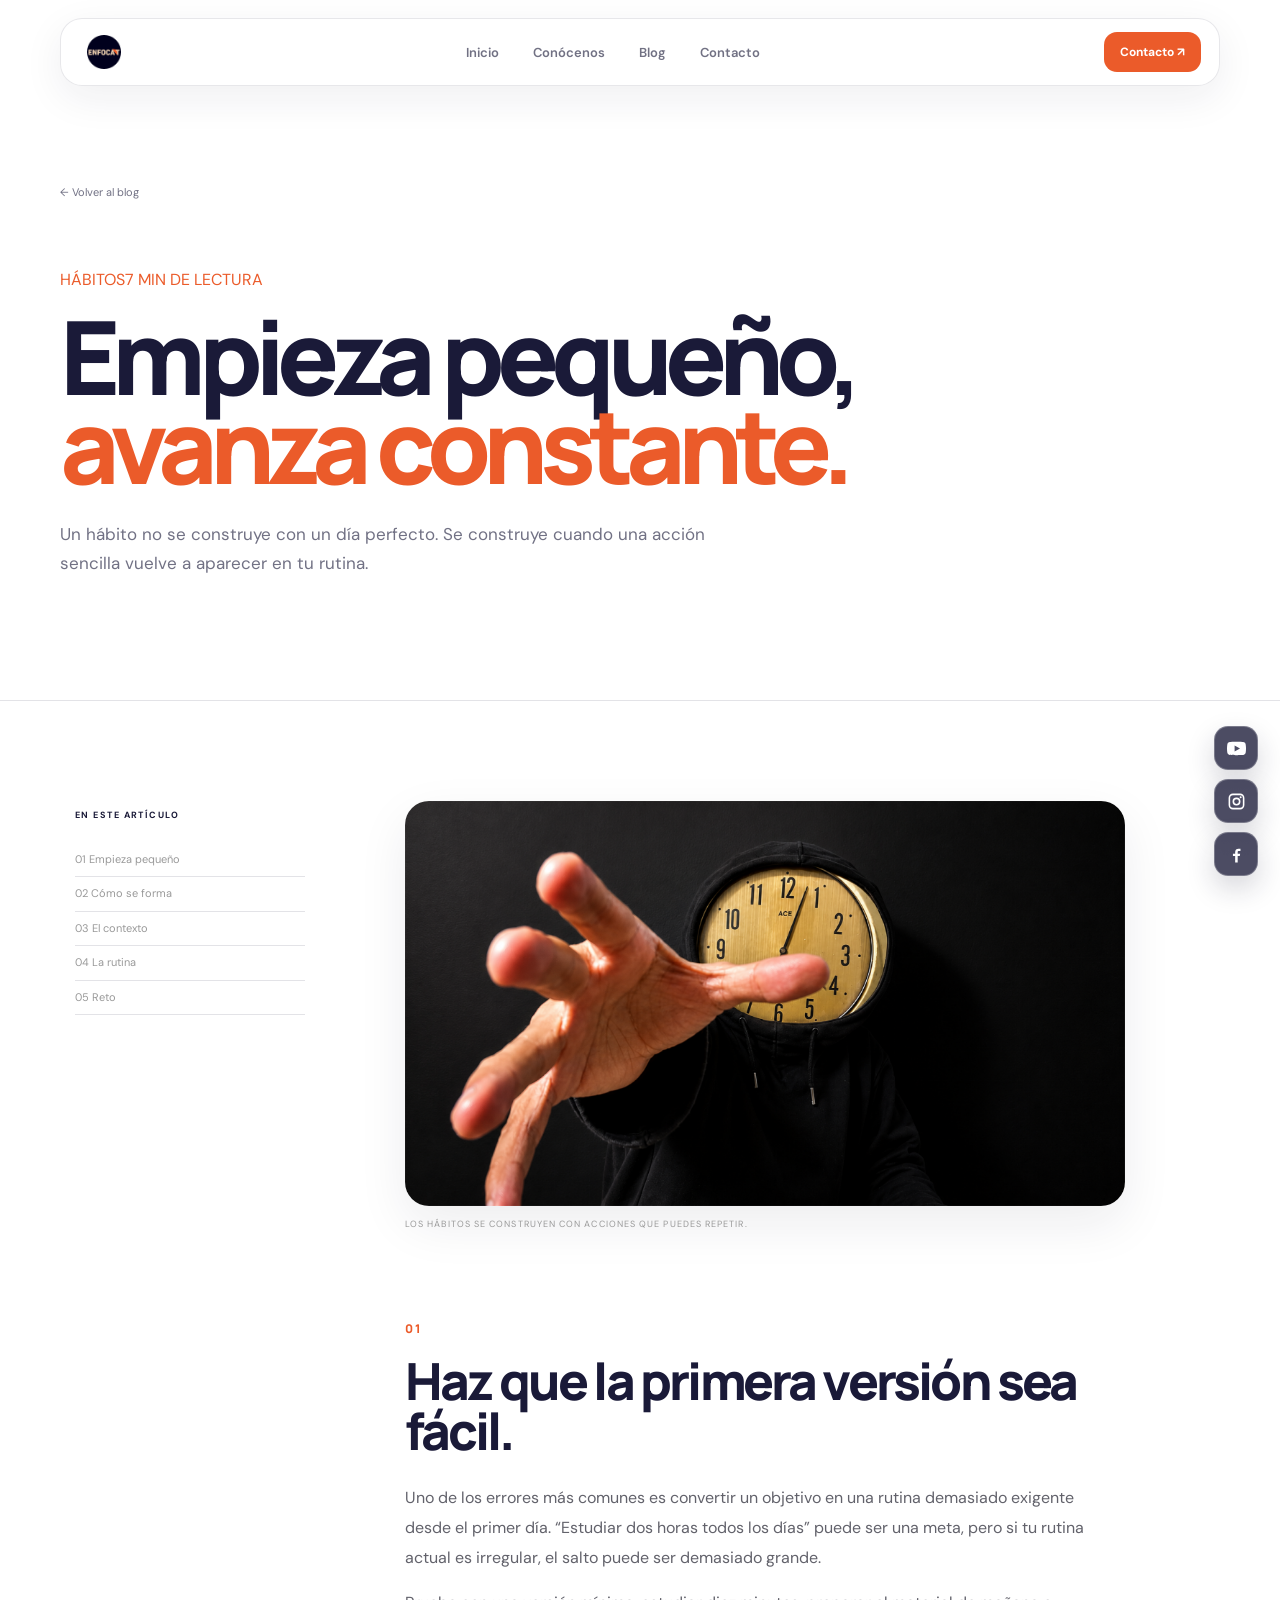
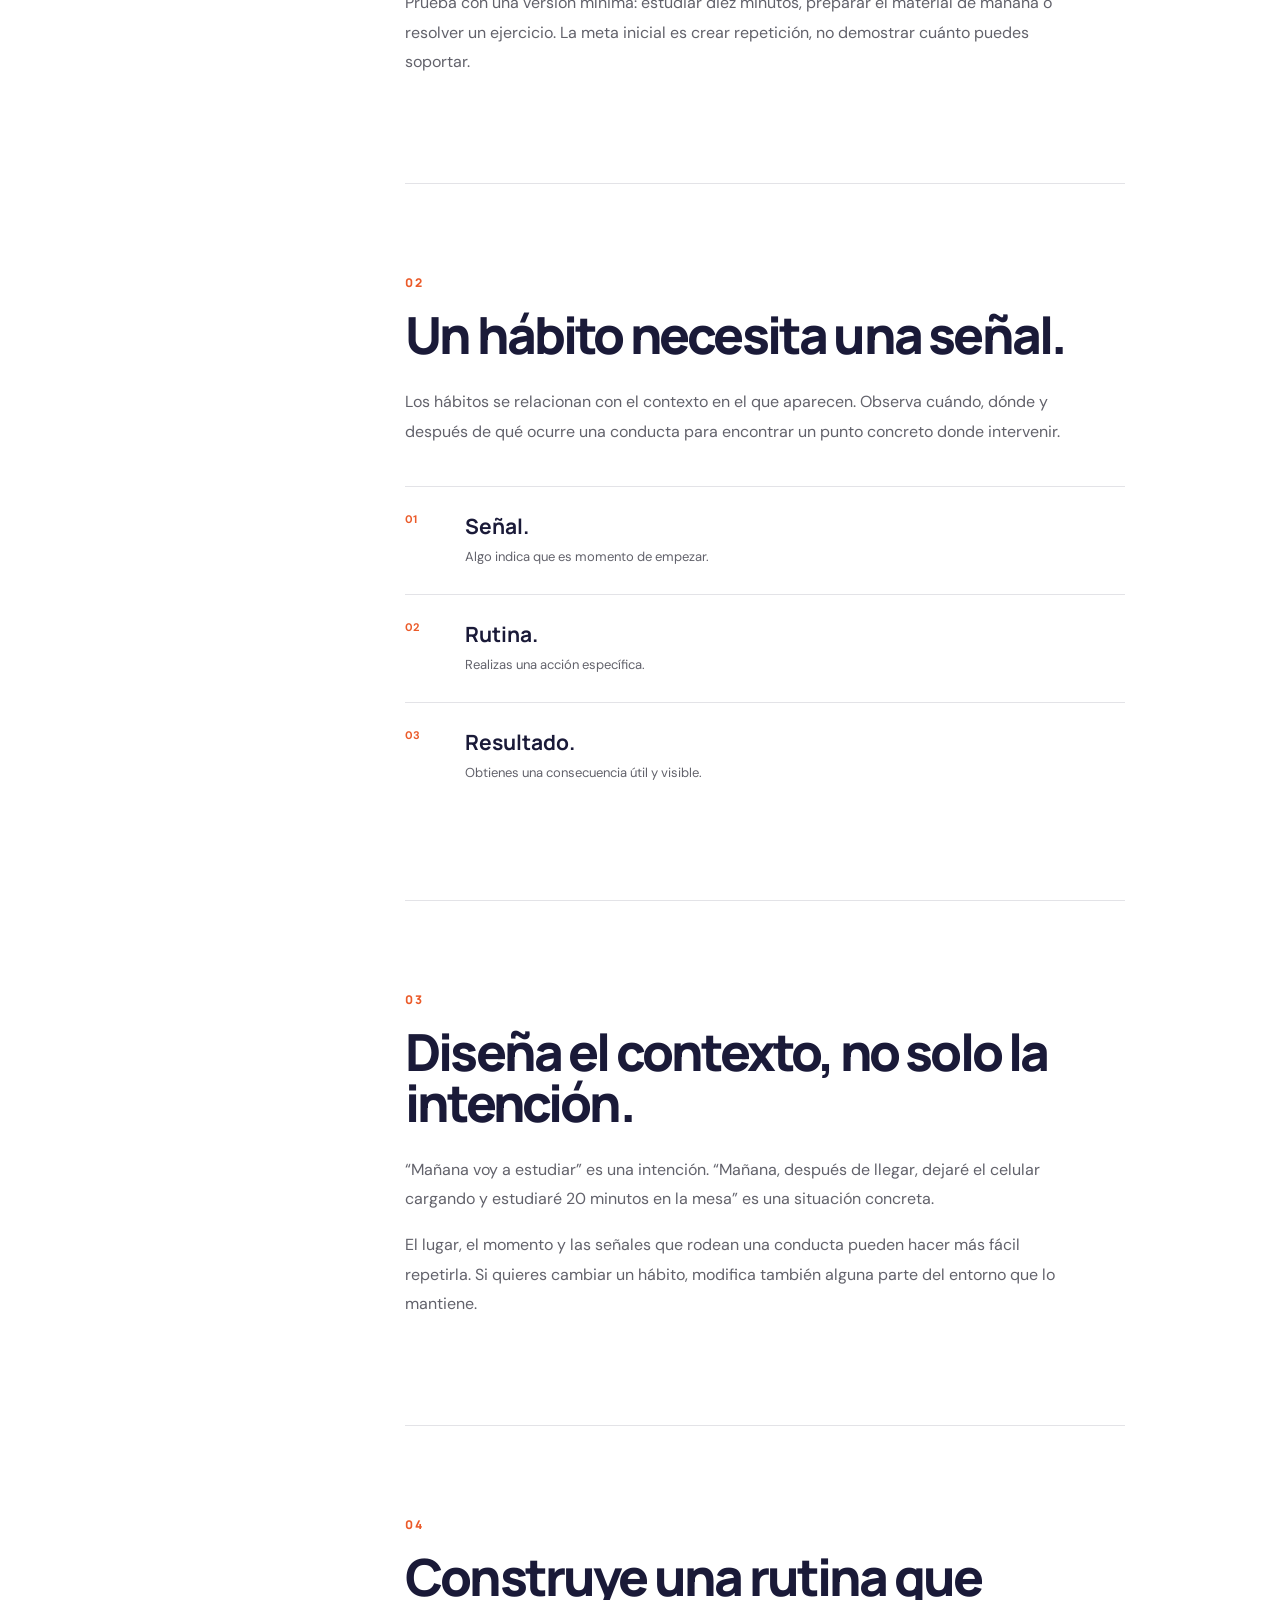
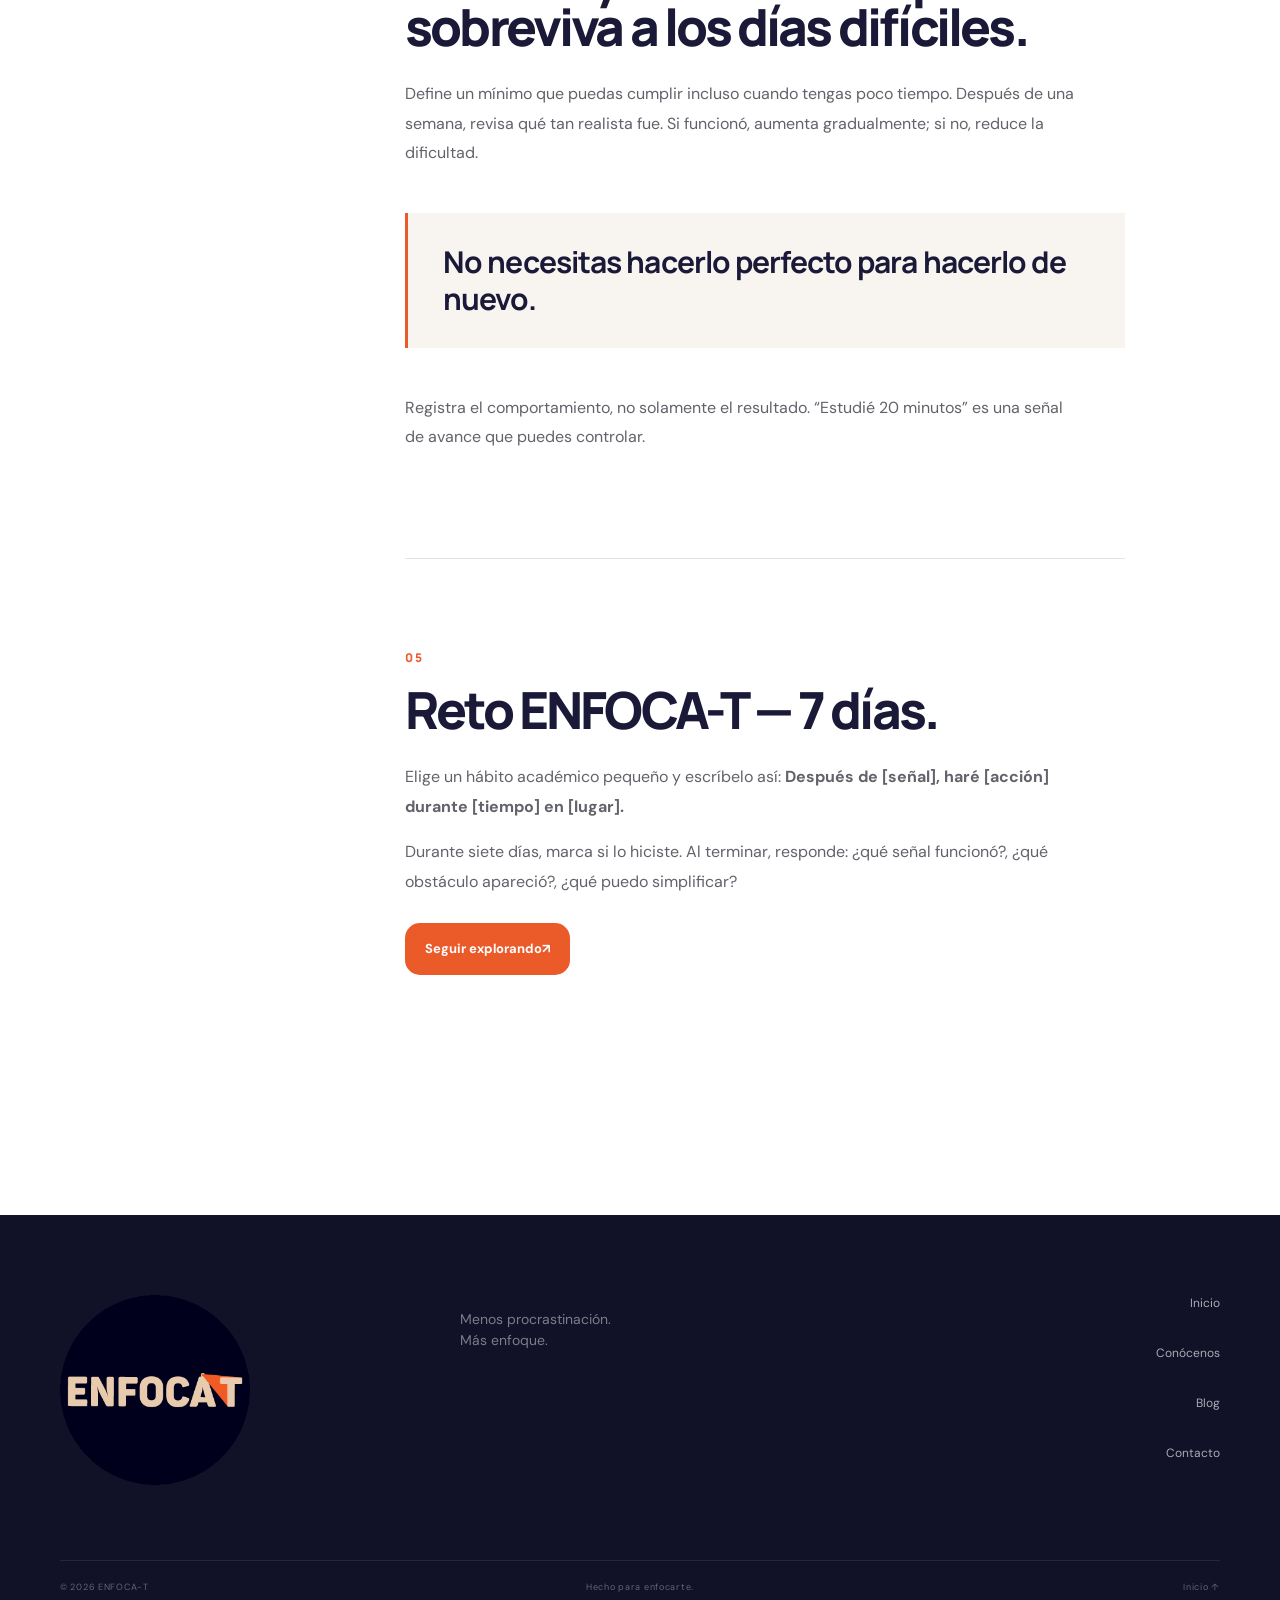
<file: blog/habitos.html>
<!doctype html><html lang="es"><head><meta charset="utf-8"><meta name="viewport" content="width=device-width,initial-scale=1"><meta name="description" content="Empieza pequeño y avanza constante: aprende a diseñar hábitos de estudio que puedas sostener."><title>Empieza pequeño, avanza constante — ENFOCA-T</title><link rel="preconnect" href="https://fonts.googleapis.com"><link rel="preconnect" href="https://fonts.gstatic.com" crossorigin><link href="https://fonts.googleapis.com/css2?family=DM+Sans:wght@400;500;600;700&family=Manrope:wght@500;600;700;800&display=swap" rel="stylesheet"><link rel="stylesheet" href="../styles/global.css"><link rel="stylesheet" href="articulo.css"></head><body class="article-page"><div class="reading-progress"></div><header class="site-header light-header"><a class="brand" href="../index.html"><img src="../assets/LOGO.png" alt="ENFOCA-T"></a><nav class="main-nav" aria-label="Navegación principal"><a href="../index.html">Inicio</a><a href="../conocenos/index.html">Conócenos</a><a class="active" href="index.html">Blog</a><a href="../contacto/index.html">Contacto</a></nav><a class="header-cta" href="../contacto/index.html">Contacto <span>↗</span></a><button class="menu-toggle" aria-label="Abrir menú" aria-expanded="false"><span></span><span></span></button></header><main><article><header class="article-hero"><div class="section-shell"><a class="back-link" href="index.html">← Volver al blog</a><div class="article-meta"><span>HÁBITOS</span><span>7 MIN DE LECTURA</span></div><h1>Empieza pequeño,<br><span>avanza constante.</span></h1><p class="article-lead">Un hábito no se construye con un día perfecto. Se construye cuando una acción sencilla vuelve a aparecer en tu rutina.</p></div></header><div class="article-layout"><aside class="article-sidebar"><p>EN ESTE ARTÍCULO</p><a href="#pequeno">01 Empieza pequeño</a><a href="#loop">02 Cómo se forma</a><a href="#entorno">03 El contexto</a><a href="#rutina">04 La rutina</a><a href="#reto">05 Reto</a></aside><div class="article-content"><figure class="article-image"><img src="../TODO/fotos-08.png" alt="Estudiante desarrollando una rutina de estudio" loading="eager"><figcaption>Los hábitos se construyen con acciones que puedes repetir.</figcaption></figure><section id="pequeno"><p class="article-index">01</p><h2>Haz que la primera versión sea fácil.</h2><p>Uno de los errores más comunes es convertir un objetivo en una rutina demasiado exigente desde el primer día. “Estudiar dos horas todos los días” puede ser una meta, pero si tu rutina actual es irregular, el salto puede ser demasiado grande.</p><p>Prueba con una versión mínima: estudiar diez minutos, preparar el material de mañana o resolver un ejercicio. La meta inicial es crear repetición, no demostrar cuánto puedes soportar.</p></section><section id="loop"><p class="article-index">02</p><h2>Un hábito necesita una señal.</h2><p>Los hábitos se relacionan con el contexto en el que aparecen. Observa cuándo, dónde y después de qué ocurre una conducta para encontrar un punto concreto donde intervenir.</p><div class="article-points"><div><b>01</b><h3>Señal.</h3><p>Algo indica que es momento de empezar.</p></div><div><b>02</b><h3>Rutina.</h3><p>Realizas una acción específica.</p></div><div><b>03</b><h3>Resultado.</h3><p>Obtienes una consecuencia útil y visible.</p></div></div></section><section id="entorno"><p class="article-index">03</p><h2>Diseña el contexto, no solo la intención.</h2><p>“Mañana voy a estudiar” es una intención. “Mañana, después de llegar, dejaré el celular cargando y estudiaré 20 minutos en la mesa” es una situación concreta.</p><p>El lugar, el momento y las señales que rodean una conducta pueden hacer más fácil repetirla. Si quieres cambiar un hábito, modifica también alguna parte del entorno que lo mantiene.</p></section><section id="rutina"><p class="article-index">04</p><h2>Construye una rutina que sobreviva a los días difíciles.</h2><p>Define un mínimo que puedas cumplir incluso cuando tengas poco tiempo. Después de una semana, revisa qué tan realista fue. Si funcionó, aumenta gradualmente; si no, reduce la dificultad.</p><blockquote>No necesitas hacerlo perfecto para hacerlo de nuevo.</blockquote><p>Registra el comportamiento, no solamente el resultado. “Estudié 20 minutos” es una señal de avance que puedes controlar.</p></section><section id="reto"><p class="article-index">05</p><h2>Reto ENFOCA-T — 7 días.</h2><p>Elige un hábito académico pequeño y escríbelo así: <strong>Después de [señal], haré [acción] durante [tiempo] en [lugar].</strong></p><p>Durante siete días, marca si lo hiciste. Al terminar, responde: ¿qué señal funcionó?, ¿qué obstáculo apareció?, ¿qué puedo simplificar?</p><a class="button button-primary" href="index.html">Seguir explorando <span>↗</span></a></section></div></div></article></main><footer class="footer"><div class="footer-main"><a class="brand" href="../index.html"><img src="../assets/LOGO.png" alt="ENFOCA-T"></a><p>Menos procrastinación.<br>Más enfoque.</p><div class="footer-links"><a href="../index.html">Inicio</a><a href="../conocenos/index.html">Conócenos</a><a href="index.html">Blog</a><a href="../contacto/index.html">Contacto</a></div></div><div class="footer-bottom"><span>© 2026 ENFOCA-T</span><span>Hecho para enfocarte.</span><a href="index.html">Inicio ↑</a></div></footer><script src="../script.js"></script><script src="articulo.js"></script></body></html>
</file>
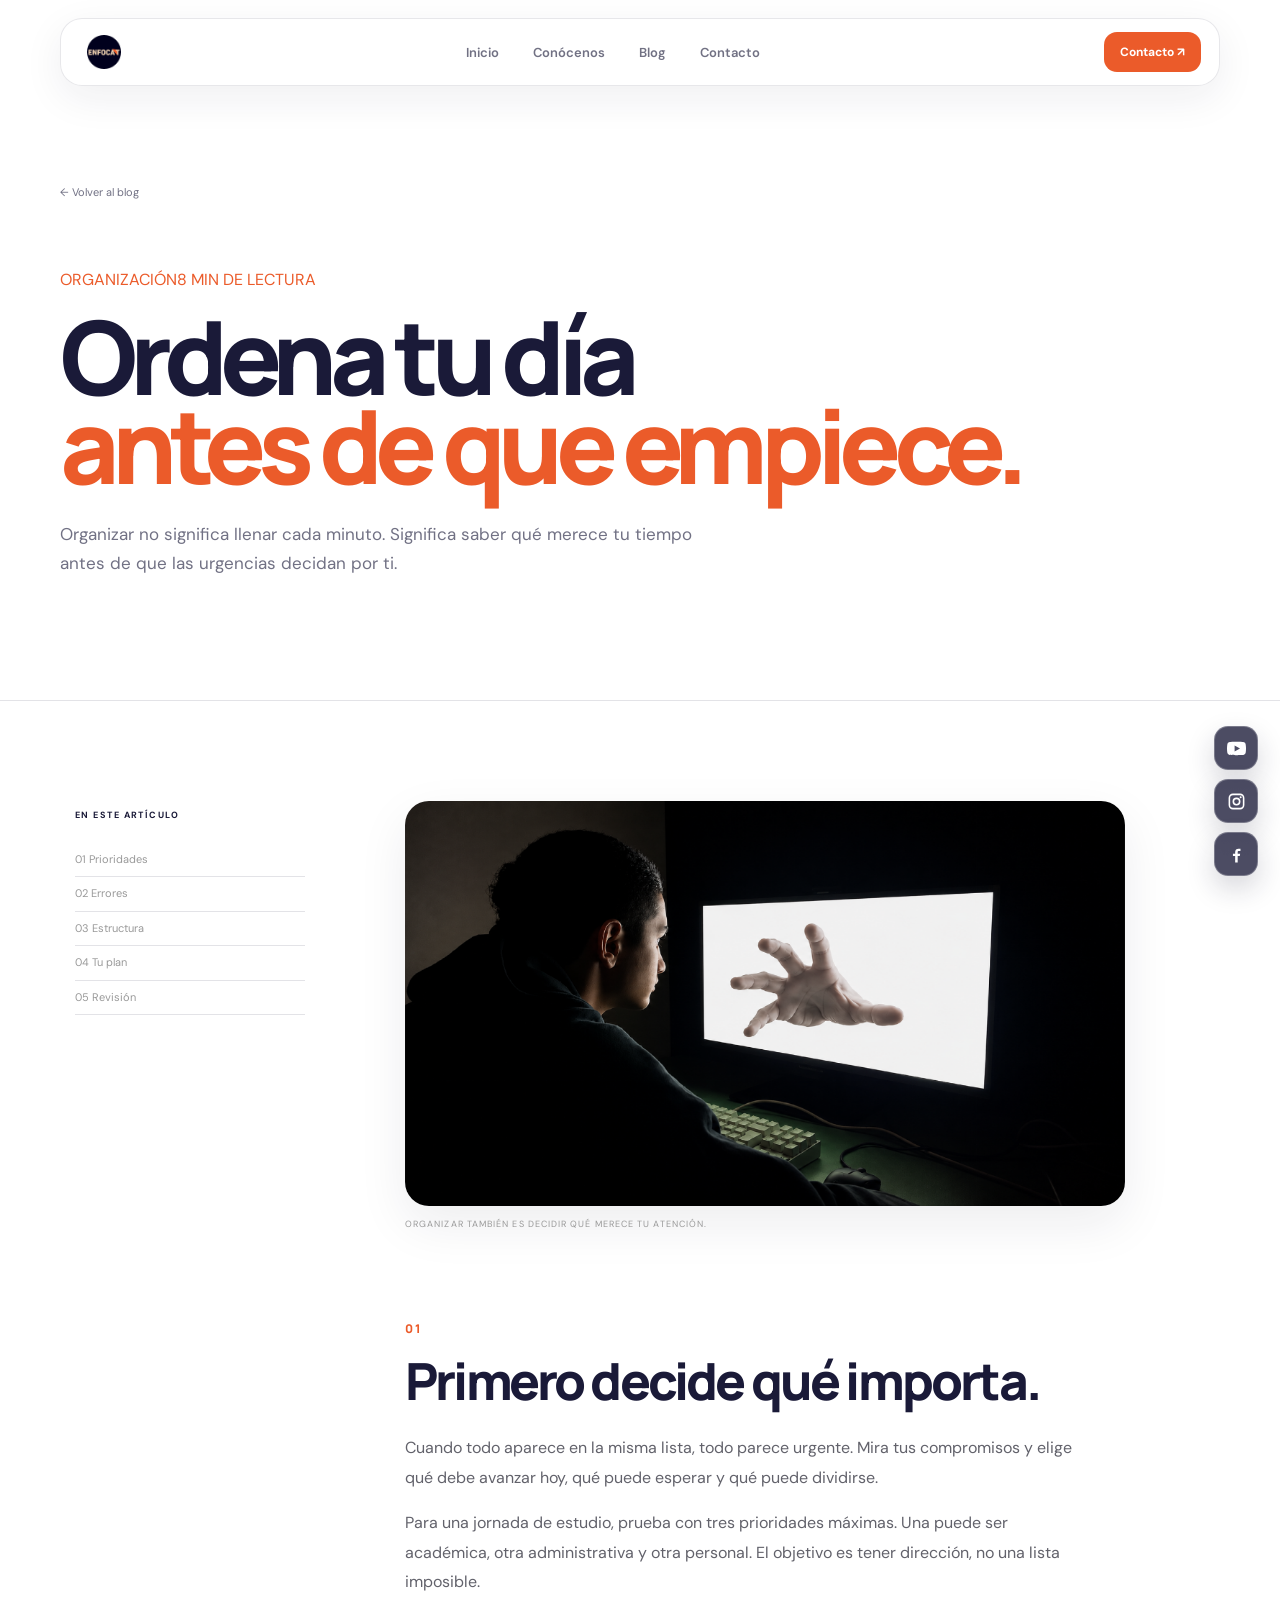
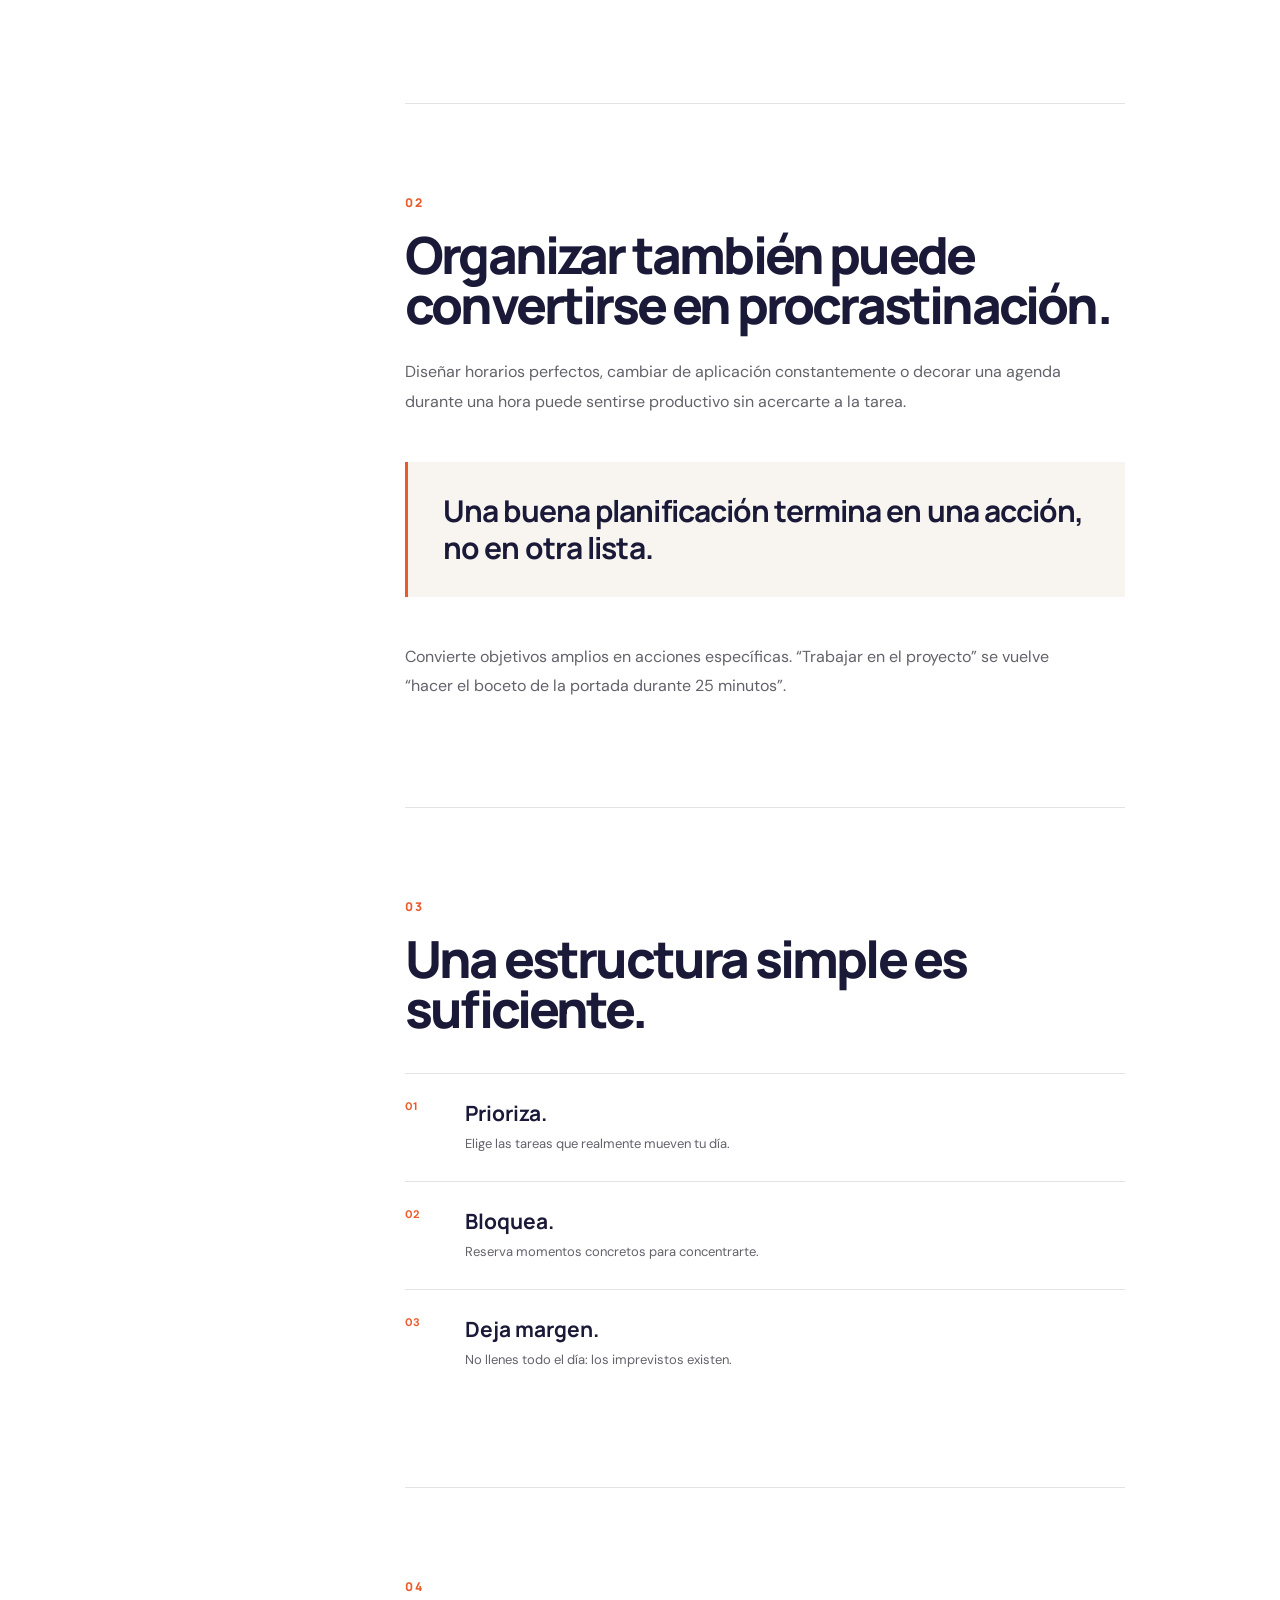
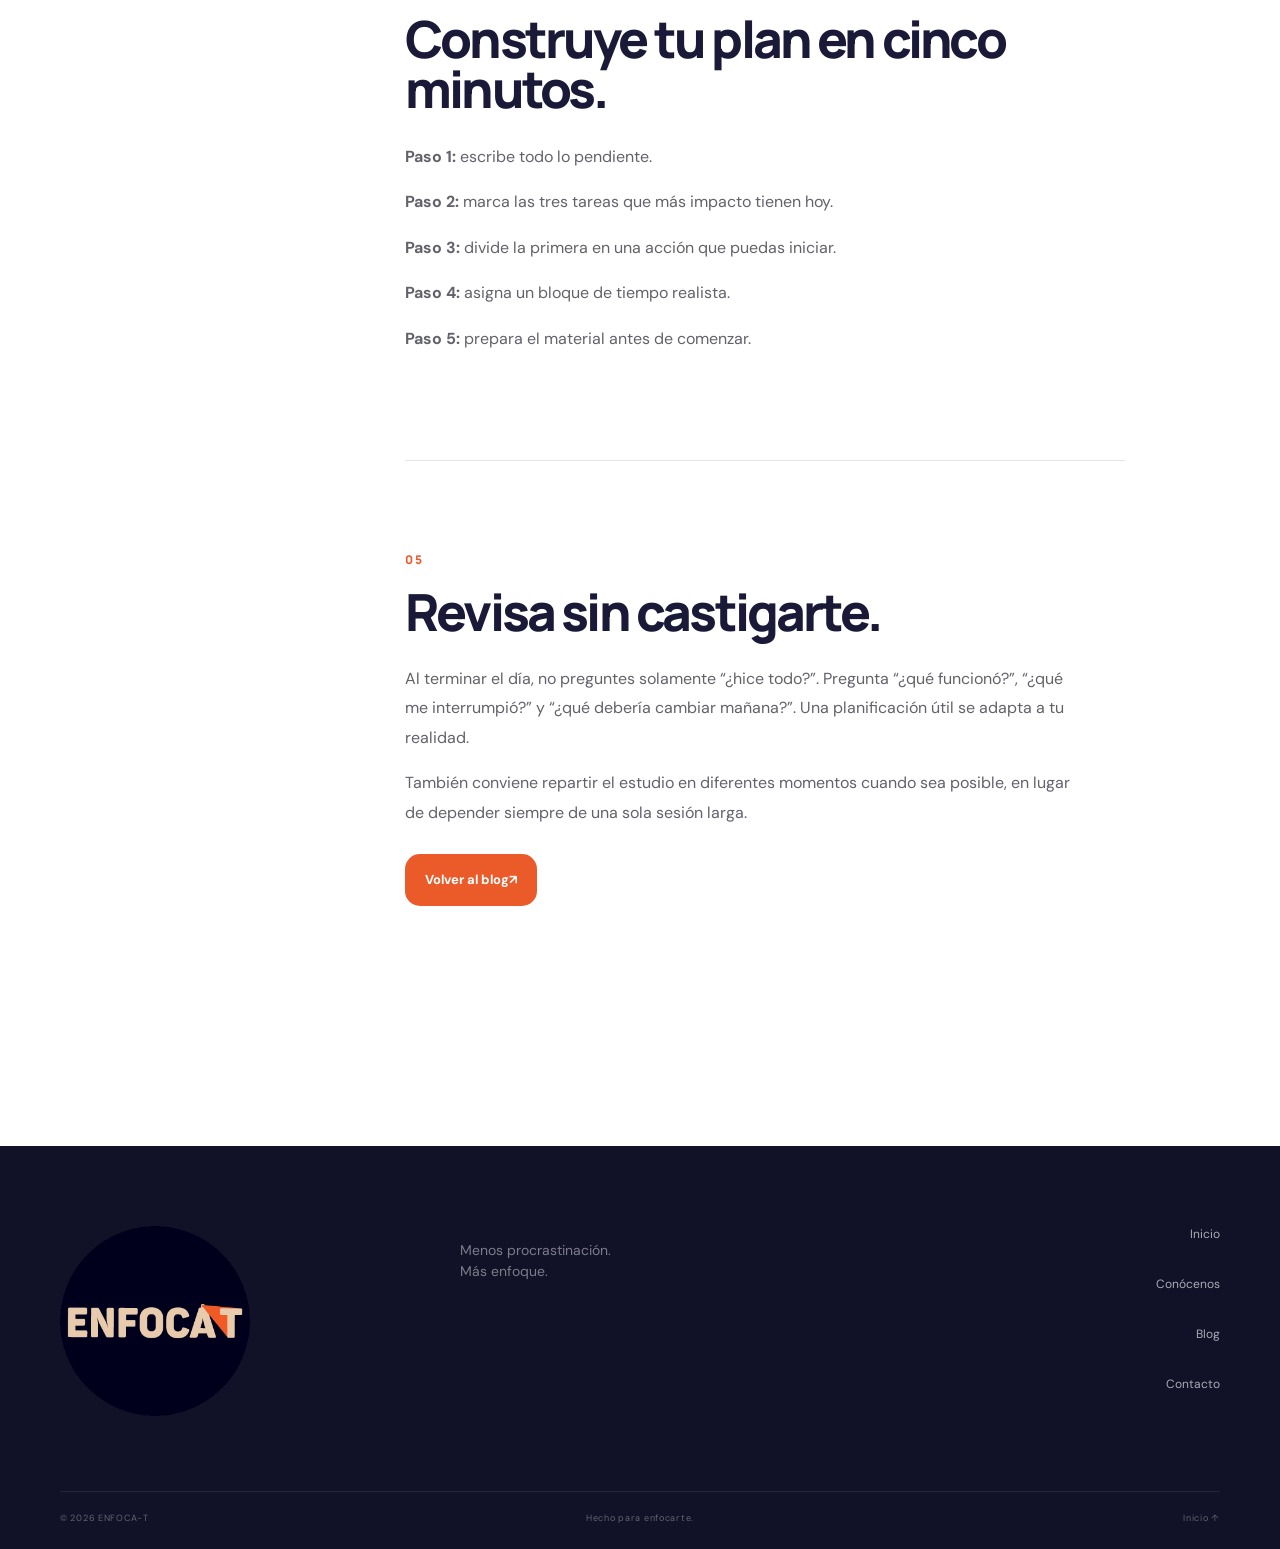
<file: blog/organizacion.html>
<!doctype html><html lang="es"><head><meta charset="utf-8"><meta name="viewport" content="width=device-width,initial-scale=1"><meta name="description" content="Ordena tu día antes de que empiece: prioridades, bloques y una planificación realista para estudiantes."><title>Ordena tu día antes de que empiece — ENFOCA-T</title><link rel="preconnect" href="https://fonts.googleapis.com"><link rel="preconnect" href="https://fonts.gstatic.com" crossorigin><link href="https://fonts.googleapis.com/css2?family=DM+Sans:wght@400;500;600;700&family=Manrope:wght@500;600;700;800&display=swap" rel="stylesheet"><link rel="stylesheet" href="../styles/global.css"><link rel="stylesheet" href="articulo.css"></head><body class="article-page"><div class="reading-progress"></div><header class="site-header light-header"><a class="brand" href="../index.html"><img src="../assets/LOGO.png" alt="ENFOCA-T"></a><nav class="main-nav" aria-label="Navegación principal"><a href="../index.html">Inicio</a><a href="../conocenos/index.html">Conócenos</a><a class="active" href="index.html">Blog</a><a href="../contacto/index.html">Contacto</a></nav><a class="header-cta" href="../contacto/index.html">Contacto <span>↗</span></a><button class="menu-toggle" aria-label="Abrir menú" aria-expanded="false"><span></span><span></span></button></header><main><article><header class="article-hero"><div class="section-shell"><a class="back-link" href="index.html">← Volver al blog</a><div class="article-meta"><span>ORGANIZACIÓN</span><span>8 MIN DE LECTURA</span></div><h1>Ordena tu día<br><span>antes de que empiece.</span></h1><p class="article-lead">Organizar no significa llenar cada minuto. Significa saber qué merece tu tiempo antes de que las urgencias decidan por ti.</p></div></header><div class="article-layout"><aside class="article-sidebar"><p>EN ESTE ARTÍCULO</p><a href="#prioridades">01 Prioridades</a><a href="#errores">02 Errores</a><a href="#estructura">03 Estructura</a><a href="#plan">04 Tu plan</a><a href="#revision">05 Revisión</a></aside><div class="article-content"><figure class="article-image"><img src="../TODO/fotos-09.png" alt="Espacio de estudio organizado para trabajar con enfoque" loading="eager"><figcaption>Organizar también es decidir qué merece tu atención.</figcaption></figure><section id="prioridades"><p class="article-index">01</p><h2>Primero decide qué importa.</h2><p>Cuando todo aparece en la misma lista, todo parece urgente. Mira tus compromisos y elige qué debe avanzar hoy, qué puede esperar y qué puede dividirse.</p><p>Para una jornada de estudio, prueba con tres prioridades máximas. Una puede ser académica, otra administrativa y otra personal. El objetivo es tener dirección, no una lista imposible.</p></section><section id="errores"><p class="article-index">02</p><h2>Organizar también puede convertirse en procrastinación.</h2><p>Diseñar horarios perfectos, cambiar de aplicación constantemente o decorar una agenda durante una hora puede sentirse productivo sin acercarte a la tarea.</p><blockquote>Una buena planificación termina en una acción, no en otra lista.</blockquote><p>Convierte objetivos amplios en acciones específicas. “Trabajar en el proyecto” se vuelve “hacer el boceto de la portada durante 25 minutos”.</p></section><section id="estructura"><p class="article-index">03</p><h2>Una estructura simple es suficiente.</h2><div class="article-points"><div><b>01</b><h3>Prioriza.</h3><p>Elige las tareas que realmente mueven tu día.</p></div><div><b>02</b><h3>Bloquea.</h3><p>Reserva momentos concretos para concentrarte.</p></div><div><b>03</b><h3>Deja margen.</h3><p>No llenes todo el día: los imprevistos existen.</p></div></div></section><section id="plan"><p class="article-index">04</p><h2>Construye tu plan en cinco minutos.</h2><p><strong>Paso 1:</strong> escribe todo lo pendiente.</p><p><strong>Paso 2:</strong> marca las tres tareas que más impacto tienen hoy.</p><p><strong>Paso 3:</strong> divide la primera en una acción que puedas iniciar.</p><p><strong>Paso 4:</strong> asigna un bloque de tiempo realista.</p><p><strong>Paso 5:</strong> prepara el material antes de comenzar.</p></section><section id="revision"><p class="article-index">05</p><h2>Revisa sin castigarte.</h2><p>Al terminar el día, no preguntes solamente “¿hice todo?”. Pregunta “¿qué funcionó?”, “¿qué me interrumpió?” y “¿qué debería cambiar mañana?”. Una planificación útil se adapta a tu realidad.</p><p>También conviene repartir el estudio en diferentes momentos cuando sea posible, en lugar de depender siempre de una sola sesión larga.</p><a class="button button-primary" href="index.html">Volver al blog <span>↗</span></a></section></div></div></article></main><footer class="footer"><div class="footer-main"><a class="brand" href="../index.html"><img src="../assets/LOGO.png" alt="ENFOCA-T"></a><p>Menos procrastinación.<br>Más enfoque.</p><div class="footer-links"><a href="../index.html">Inicio</a><a href="../conocenos/index.html">Conócenos</a><a href="index.html">Blog</a><a href="../contacto/index.html">Contacto</a></div></div><div class="footer-bottom"><span>© 2026 ENFOCA-T</span><span>Hecho para enfocarte.</span><a href="index.html">Inicio ↑</a></div></footer><script src="../script.js"></script><script src="articulo.js"></script></body></html>
</file>
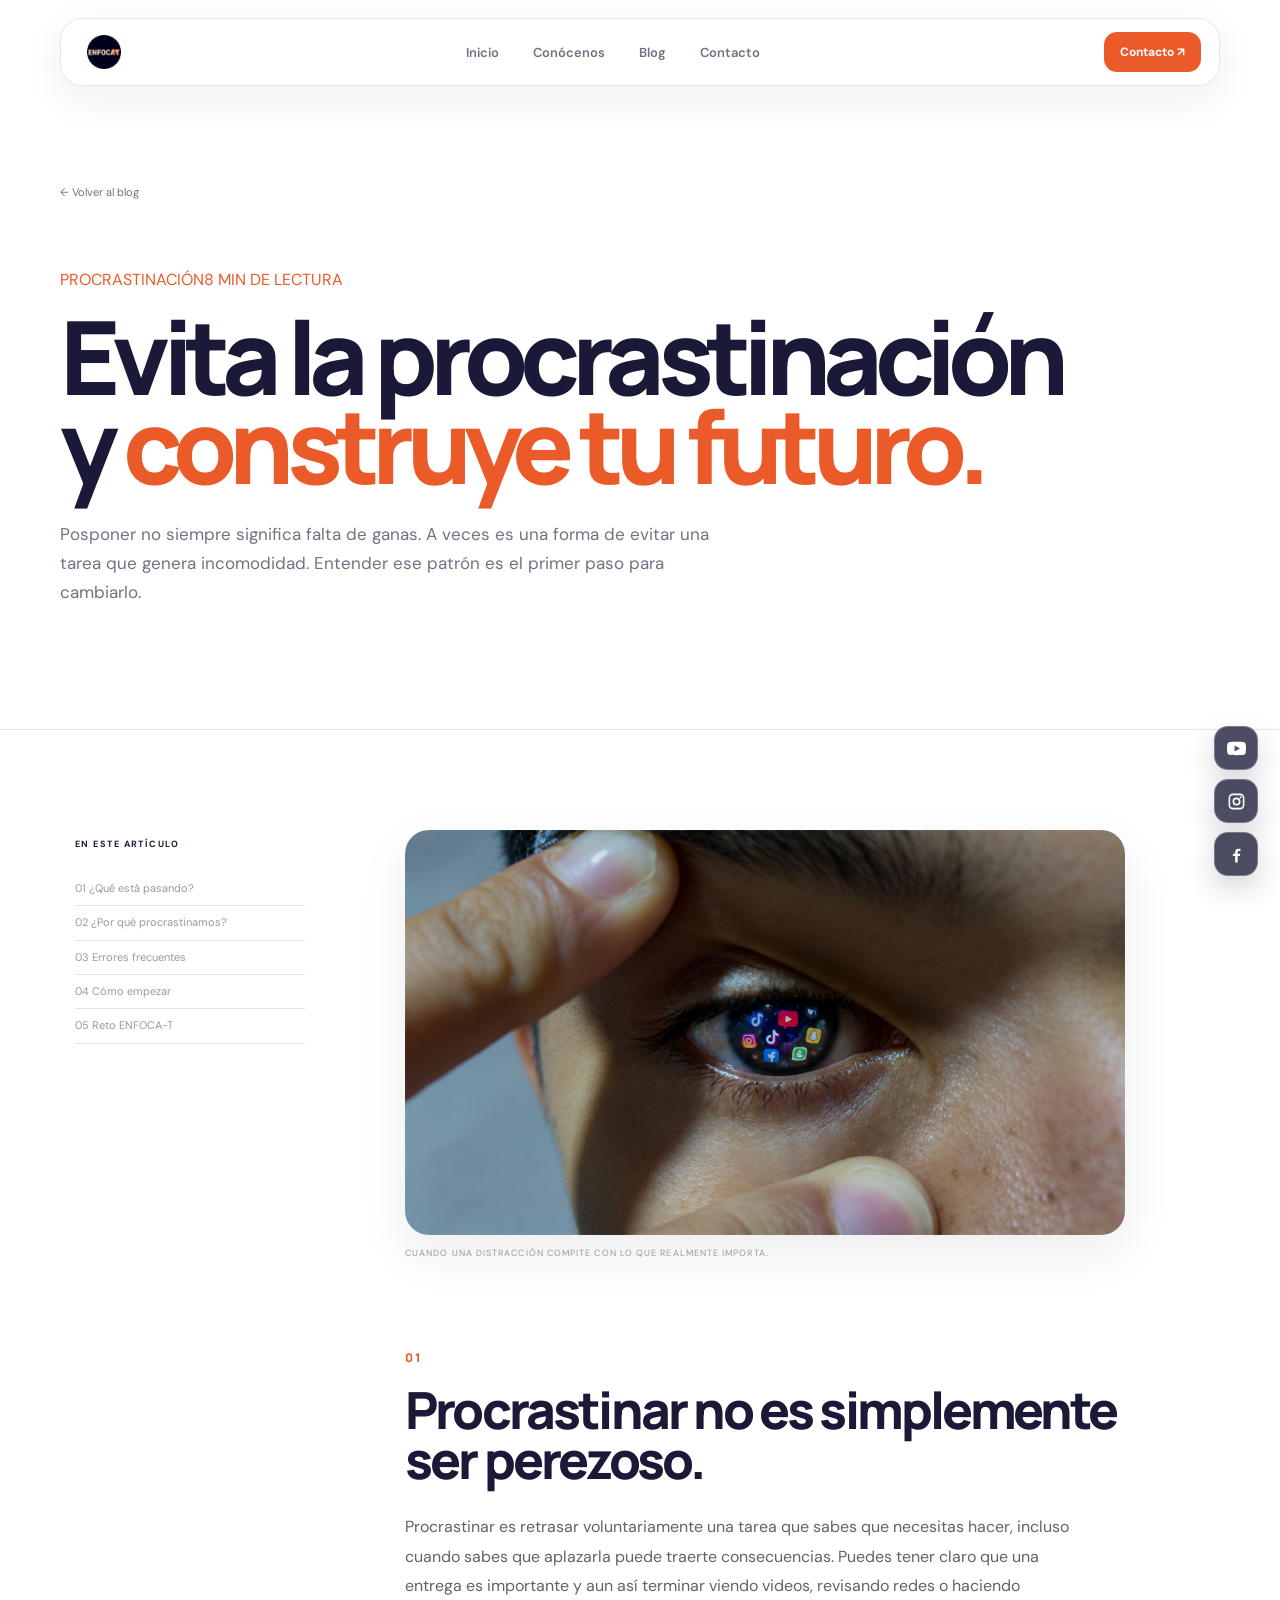
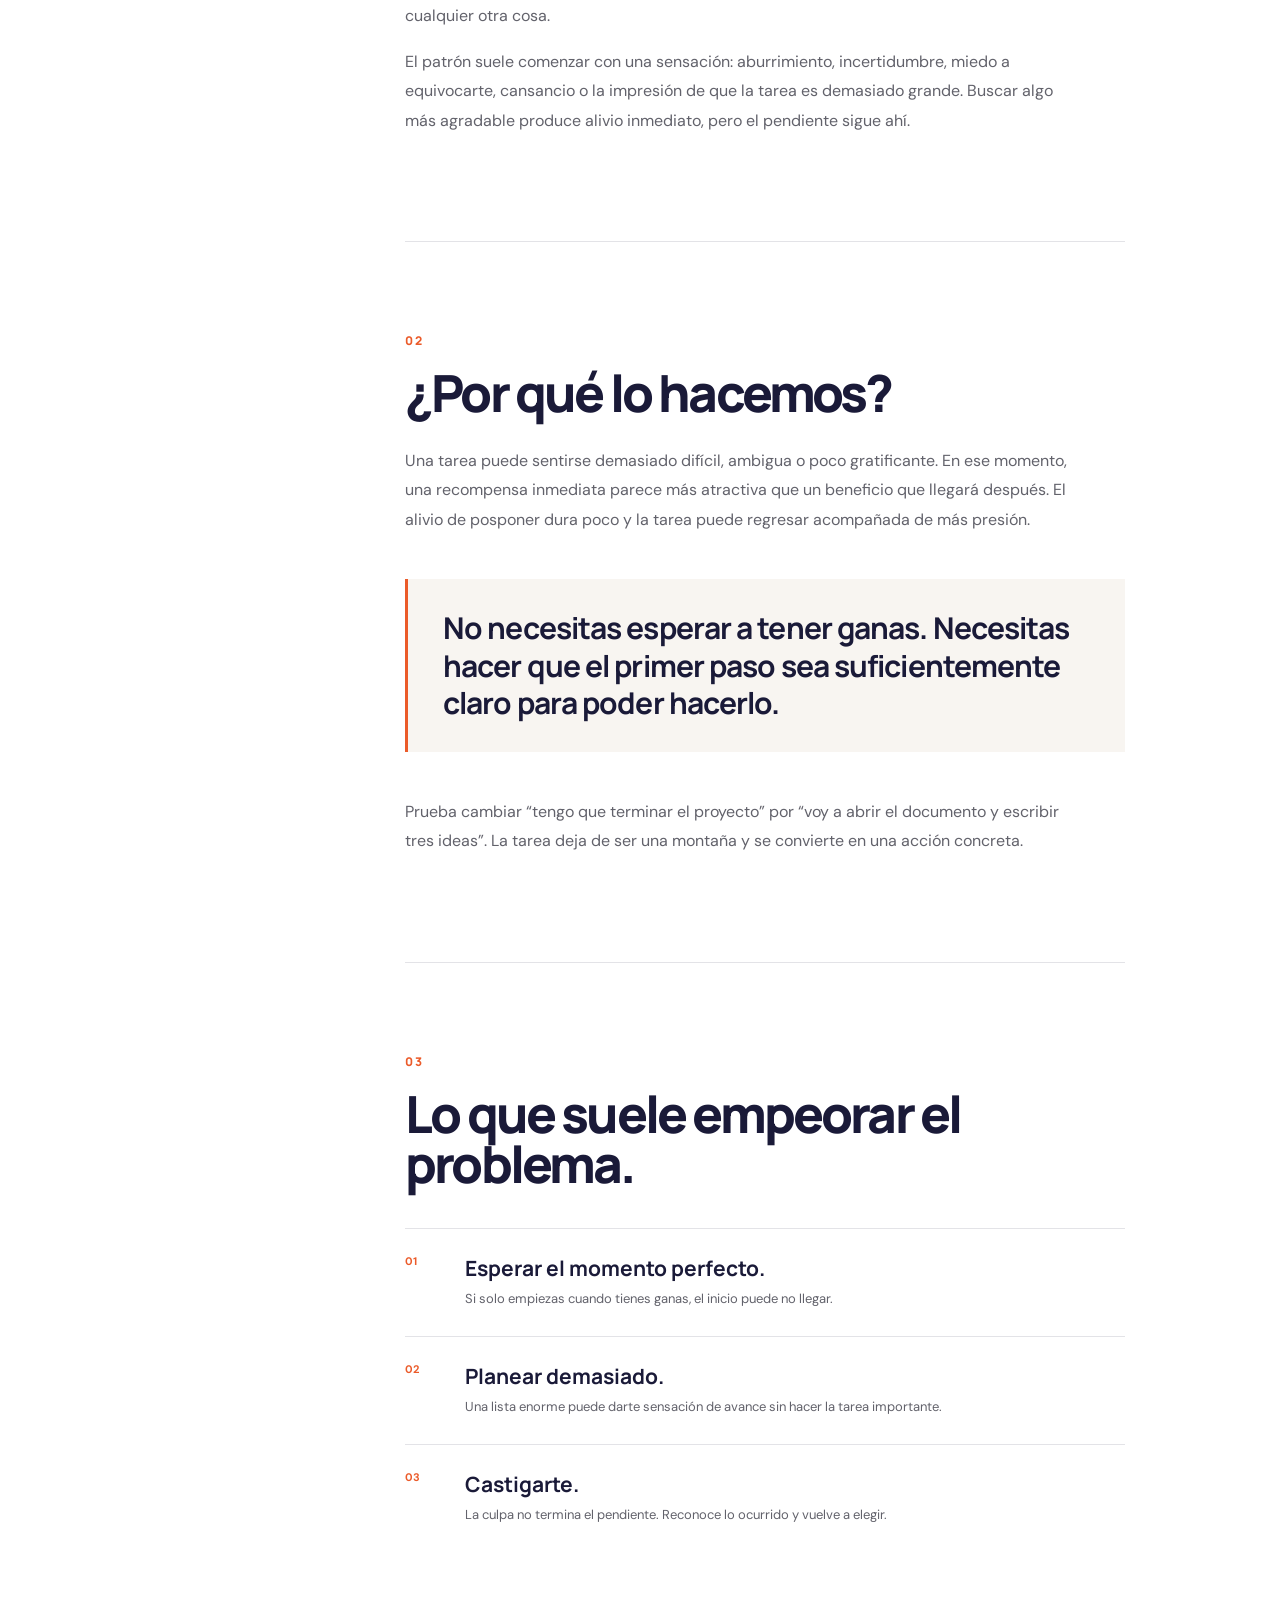
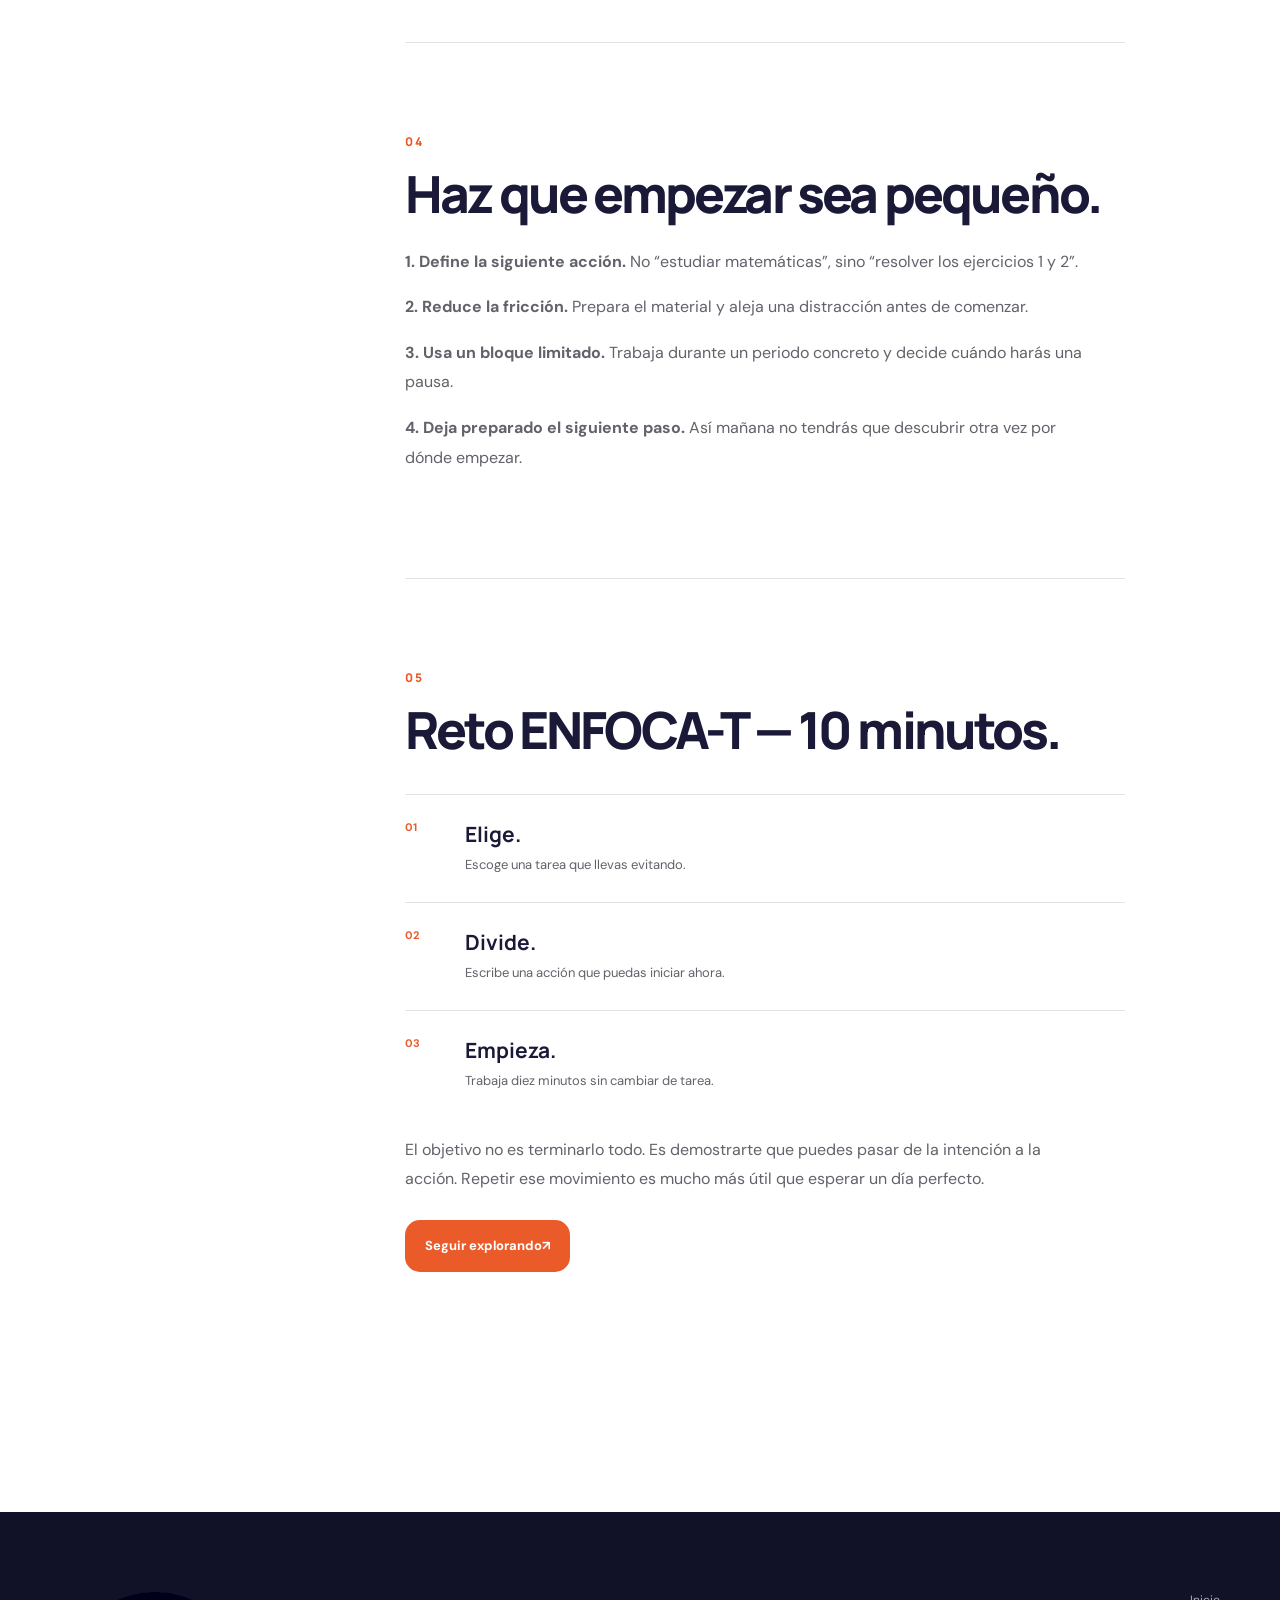
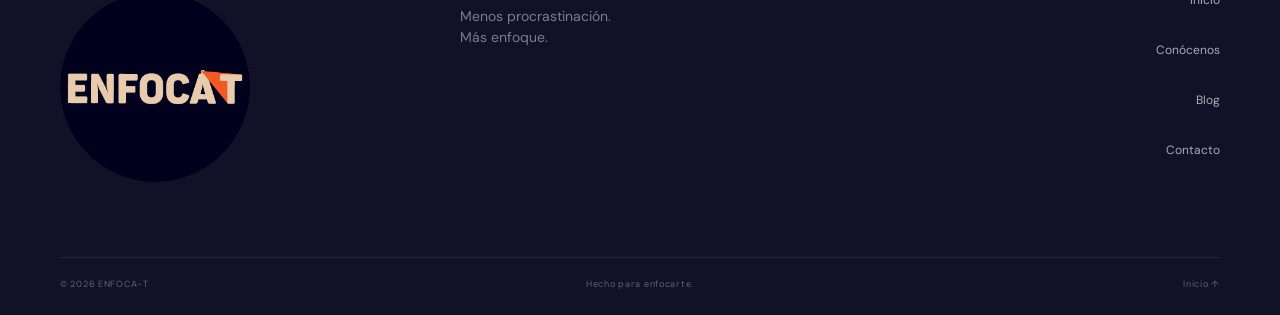
<file: blog/procrastinacion.html>
<!doctype html><html lang="es"><head><meta charset="utf-8"><meta name="viewport" content="width=device-width,initial-scale=1"><meta name="description" content="Evita la procrastinación y construye tu futuro: entiende por qué pospones y aprende a empezar con acciones concretas."><title>Evita la procrastinación y construye tu futuro — ENFOCA-T</title><link rel="preconnect" href="https://fonts.googleapis.com"><link rel="preconnect" href="https://fonts.gstatic.com" crossorigin><link href="https://fonts.googleapis.com/css2?family=DM+Sans:wght@400;500;600;700&family=Manrope:wght@500;600;700;800&display=swap" rel="stylesheet"><link rel="stylesheet" href="../styles/global.css"><link rel="stylesheet" href="articulo.css"></head><body class="article-page"><div class="reading-progress" aria-hidden="true"></div><header class="site-header light-header"><a class="brand" href="../index.html"><img src="../assets/LOGO.png" alt="ENFOCA-T"></a><nav class="main-nav" aria-label="Navegación principal"><a href="../index.html">Inicio</a><a href="../conocenos/index.html">Conócenos</a><a class="active" href="index.html">Blog</a><a href="../contacto/index.html">Contacto</a></nav><a class="header-cta" href="../contacto/index.html">Contacto <span>↗</span></a><button class="menu-toggle" aria-label="Abrir menú" aria-expanded="false"><span></span><span></span></button></header><main><article><header class="article-hero"><div class="section-shell"><a class="back-link" href="index.html">← Volver al blog</a><div class="article-meta"><span>PROCRASTINACIÓN</span><span>8 MIN DE LECTURA</span></div><h1>Evita la procrastinación<br>y <span>construye tu futuro.</span></h1><p class="article-lead">Posponer no siempre significa falta de ganas. A veces es una forma de evitar una tarea que genera incomodidad. Entender ese patrón es el primer paso para cambiarlo.</p></div></header><div class="article-layout"><aside class="article-sidebar"><p>EN ESTE ARTÍCULO</p><a href="#que-es">01 ¿Qué está pasando?</a><a href="#por-que">02 ¿Por qué procrastinamos?</a><a href="#errores">03 Errores frecuentes</a><a href="#hacerlo">04 Cómo empezar</a><a href="#reto">05 Reto ENFOCA-T</a></aside><div class="article-content"><figure class="article-image"><img src="../TODO/fotos-03.png" alt="Estudiante enfrentando una situación de distracción mientras estudia" loading="eager"><figcaption>Cuando una distracción compite con lo que realmente importa.</figcaption></figure><section id="que-es"><p class="article-index">01</p><h2>Procrastinar no es simplemente ser perezoso.</h2><p>Procrastinar es retrasar voluntariamente una tarea que sabes que necesitas hacer, incluso cuando sabes que aplazarla puede traerte consecuencias. Puedes tener claro que una entrega es importante y aun así terminar viendo videos, revisando redes o haciendo cualquier otra cosa.</p><p>El patrón suele comenzar con una sensación: aburrimiento, incertidumbre, miedo a equivocarte, cansancio o la impresión de que la tarea es demasiado grande. Buscar algo más agradable produce alivio inmediato, pero el pendiente sigue ahí.</p></section><section id="por-que"><p class="article-index">02</p><h2>¿Por qué lo hacemos?</h2><p>Una tarea puede sentirse demasiado difícil, ambigua o poco gratificante. En ese momento, una recompensa inmediata parece más atractiva que un beneficio que llegará después. El alivio de posponer dura poco y la tarea puede regresar acompañada de más presión.</p><blockquote>No necesitas esperar a tener ganas. Necesitas hacer que el primer paso sea suficientemente claro para poder hacerlo.</blockquote><p>Prueba cambiar “tengo que terminar el proyecto” por “voy a abrir el documento y escribir tres ideas”. La tarea deja de ser una montaña y se convierte en una acción concreta.</p></section><section id="errores"><p class="article-index">03</p><h2>Lo que suele empeorar el problema.</h2><div class="article-points"><div><b>01</b><h3>Esperar el momento perfecto.</h3><p>Si solo empiezas cuando tienes ganas, el inicio puede no llegar.</p></div><div><b>02</b><h3>Planear demasiado.</h3><p>Una lista enorme puede darte sensación de avance sin hacer la tarea importante.</p></div><div><b>03</b><h3>Castigarte.</h3><p>La culpa no termina el pendiente. Reconoce lo ocurrido y vuelve a elegir.</p></div></div></section><section id="hacerlo"><p class="article-index">04</p><h2>Haz que empezar sea pequeño.</h2><p><strong>1. Define la siguiente acción.</strong> No “estudiar matemáticas”, sino “resolver los ejercicios 1 y 2”.</p><p><strong>2. Reduce la fricción.</strong> Prepara el material y aleja una distracción antes de comenzar.</p><p><strong>3. Usa un bloque limitado.</strong> Trabaja durante un periodo concreto y decide cuándo harás una pausa.</p><p><strong>4. Deja preparado el siguiente paso.</strong> Así mañana no tendrás que descubrir otra vez por dónde empezar.</p></section><section id="reto"><p class="article-index">05</p><h2>Reto ENFOCA-T — 10 minutos.</h2><div class="article-points"><div><b>01</b><h3>Elige.</h3><p>Escoge una tarea que llevas evitando.</p></div><div><b>02</b><h3>Divide.</h3><p>Escribe una acción que puedas iniciar ahora.</p></div><div><b>03</b><h3>Empieza.</h3><p>Trabaja diez minutos sin cambiar de tarea.</p></div></div><p>El objetivo no es terminarlo todo. Es demostrarte que puedes pasar de la intención a la acción. Repetir ese movimiento es mucho más útil que esperar un día perfecto.</p><a class="button button-primary" href="index.html">Seguir explorando <span>↗</span></a></section></div></div></article></main><footer class="footer"><div class="footer-main"><a class="brand" href="../index.html"><img src="../assets/LOGO.png" alt="ENFOCA-T"></a><p>Menos procrastinación.<br>Más enfoque.</p><div class="footer-links"><a href="../index.html">Inicio</a><a href="../conocenos/index.html">Conócenos</a><a href="index.html">Blog</a><a href="../contacto/index.html">Contacto</a></div></div><div class="footer-bottom"><span>© 2026 ENFOCA-T</span><span>Hecho para enfocarte.</span><a href="index.html">Inicio ↑</a></div></footer><script src="../script.js"></script><script src="articulo.js"></script></body></html>
</file>
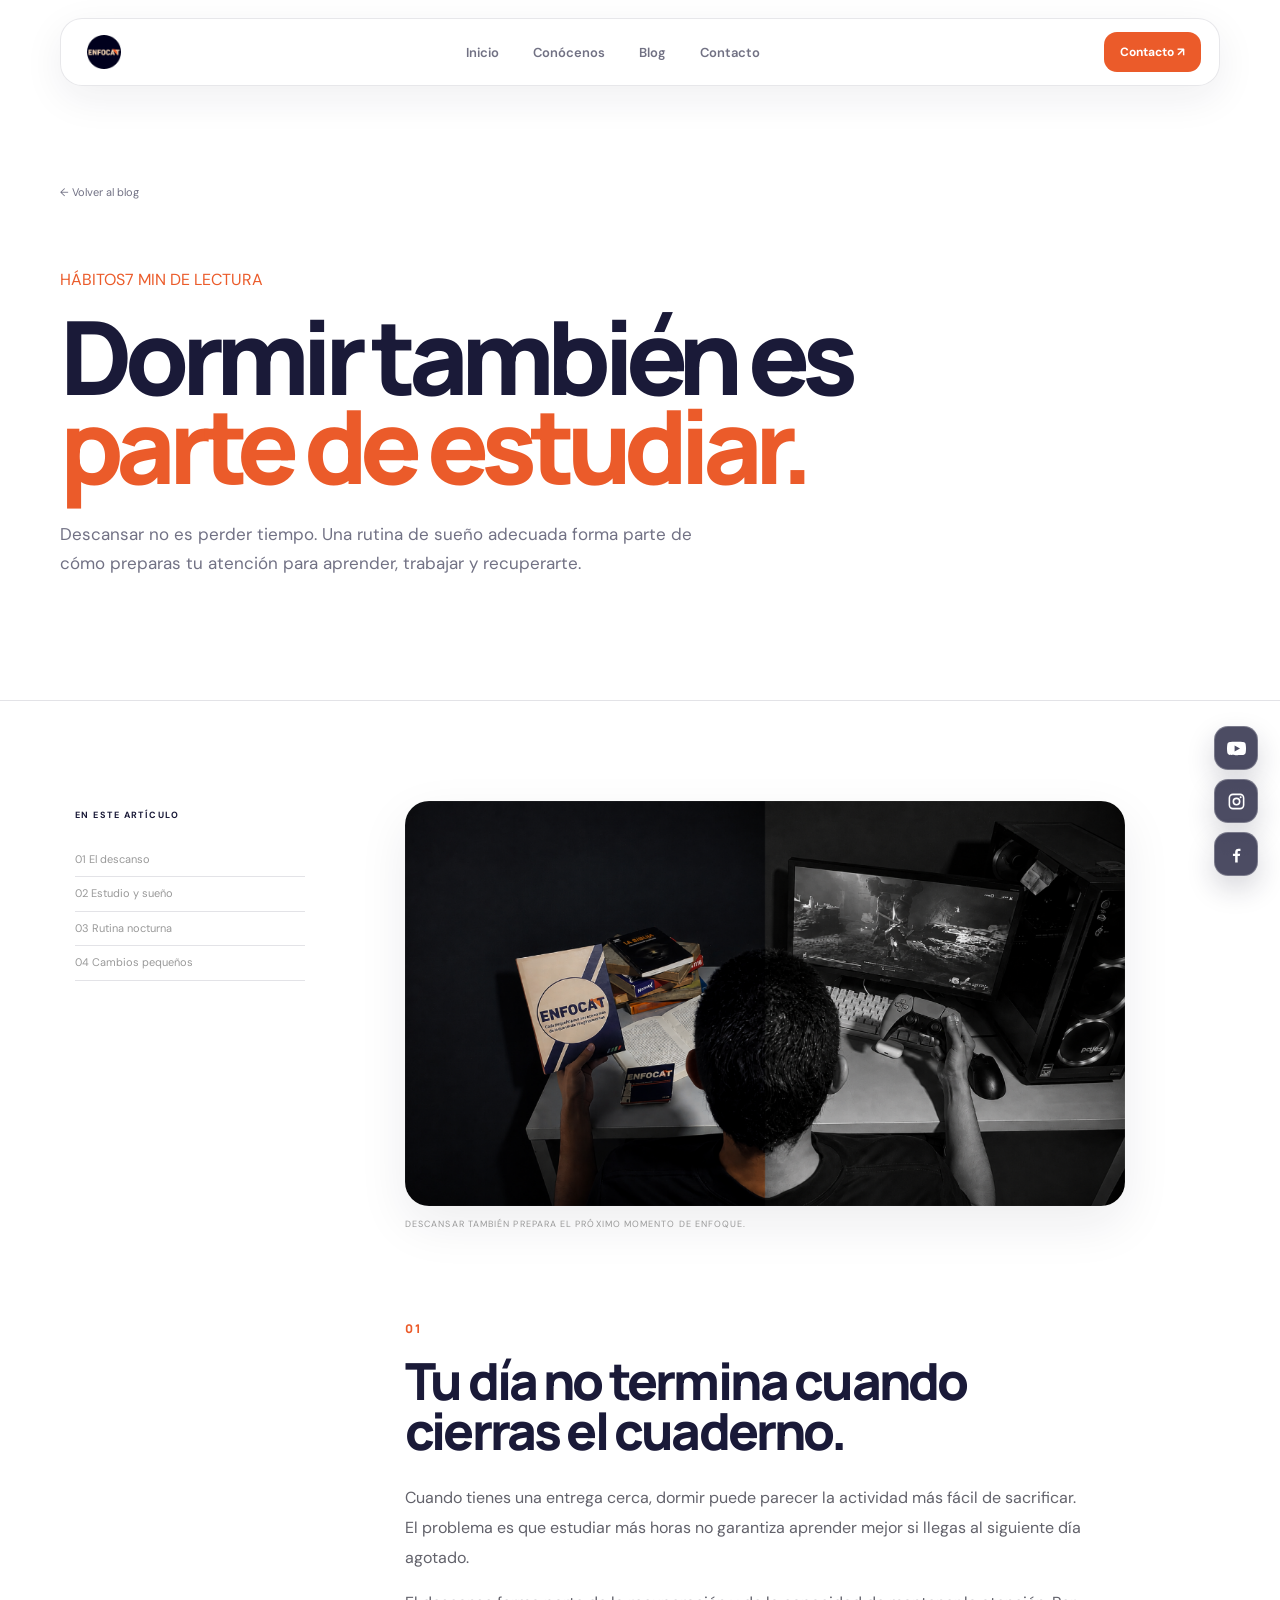
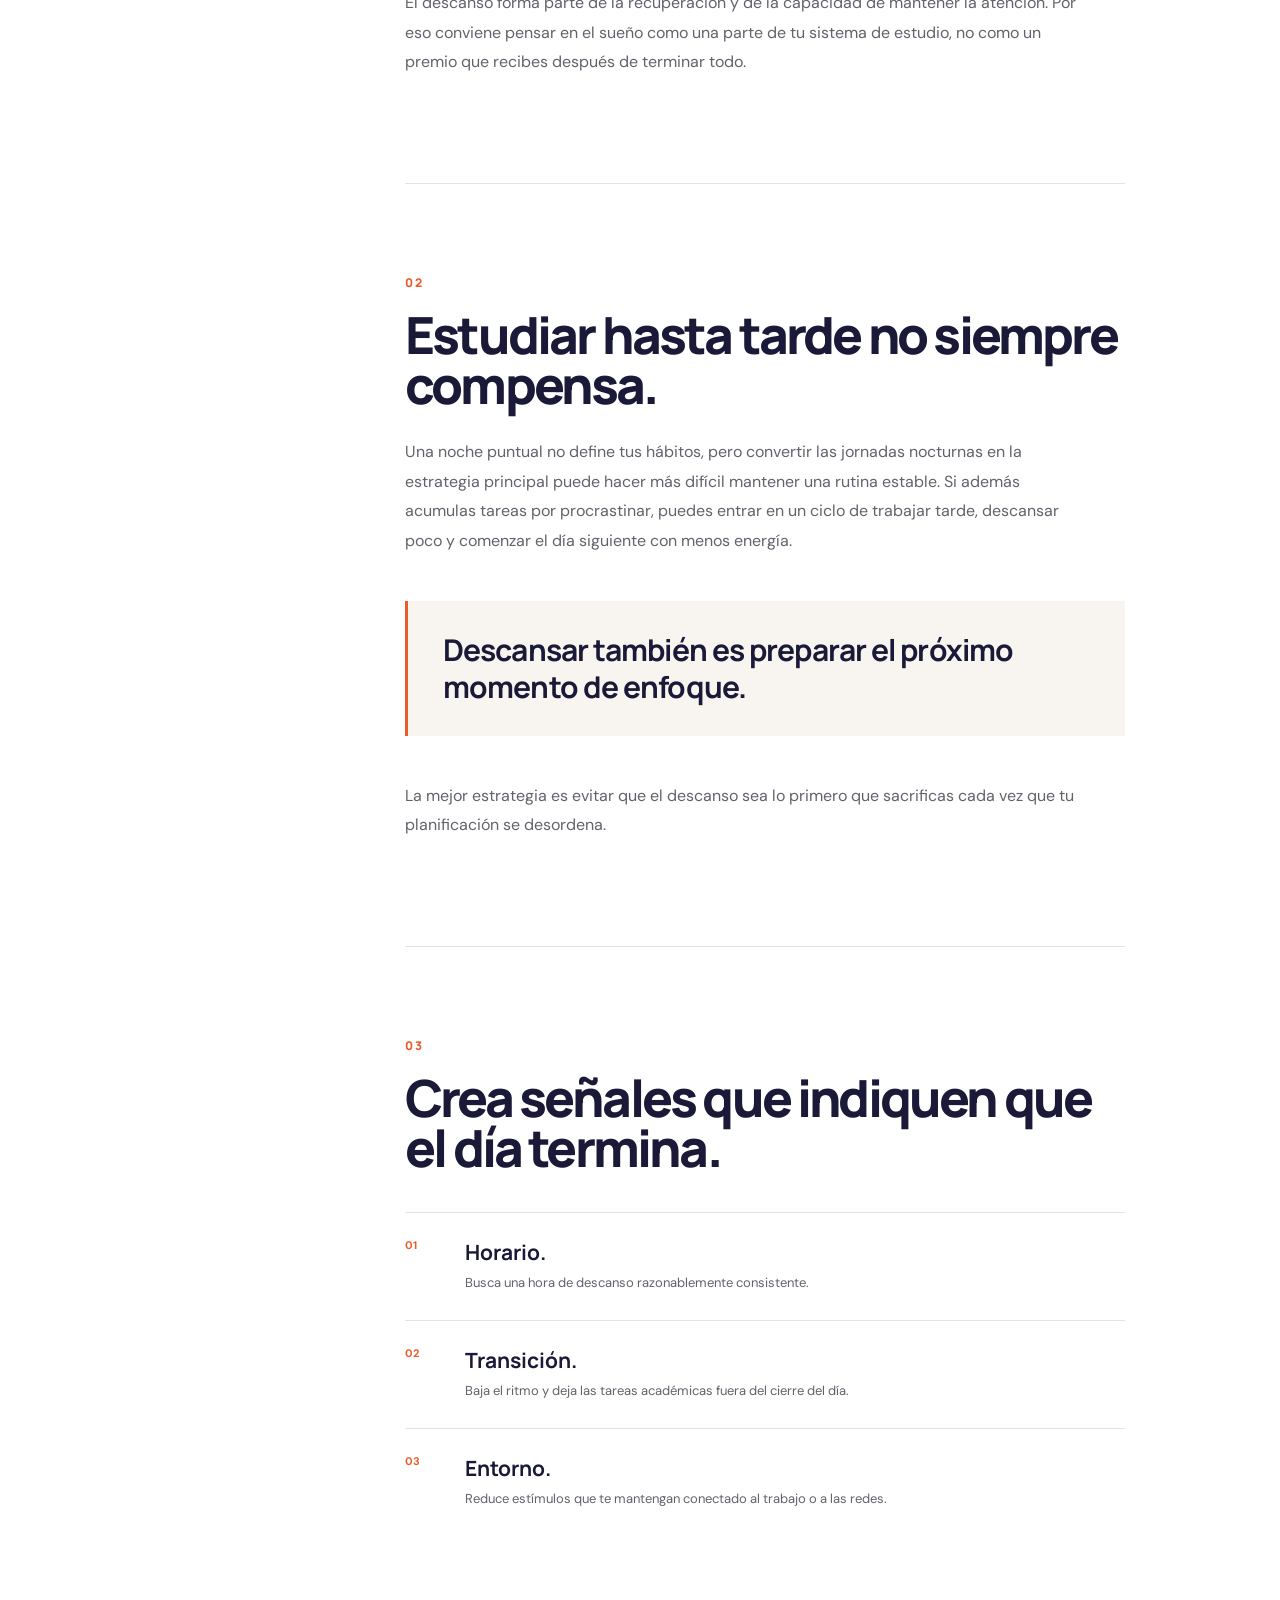
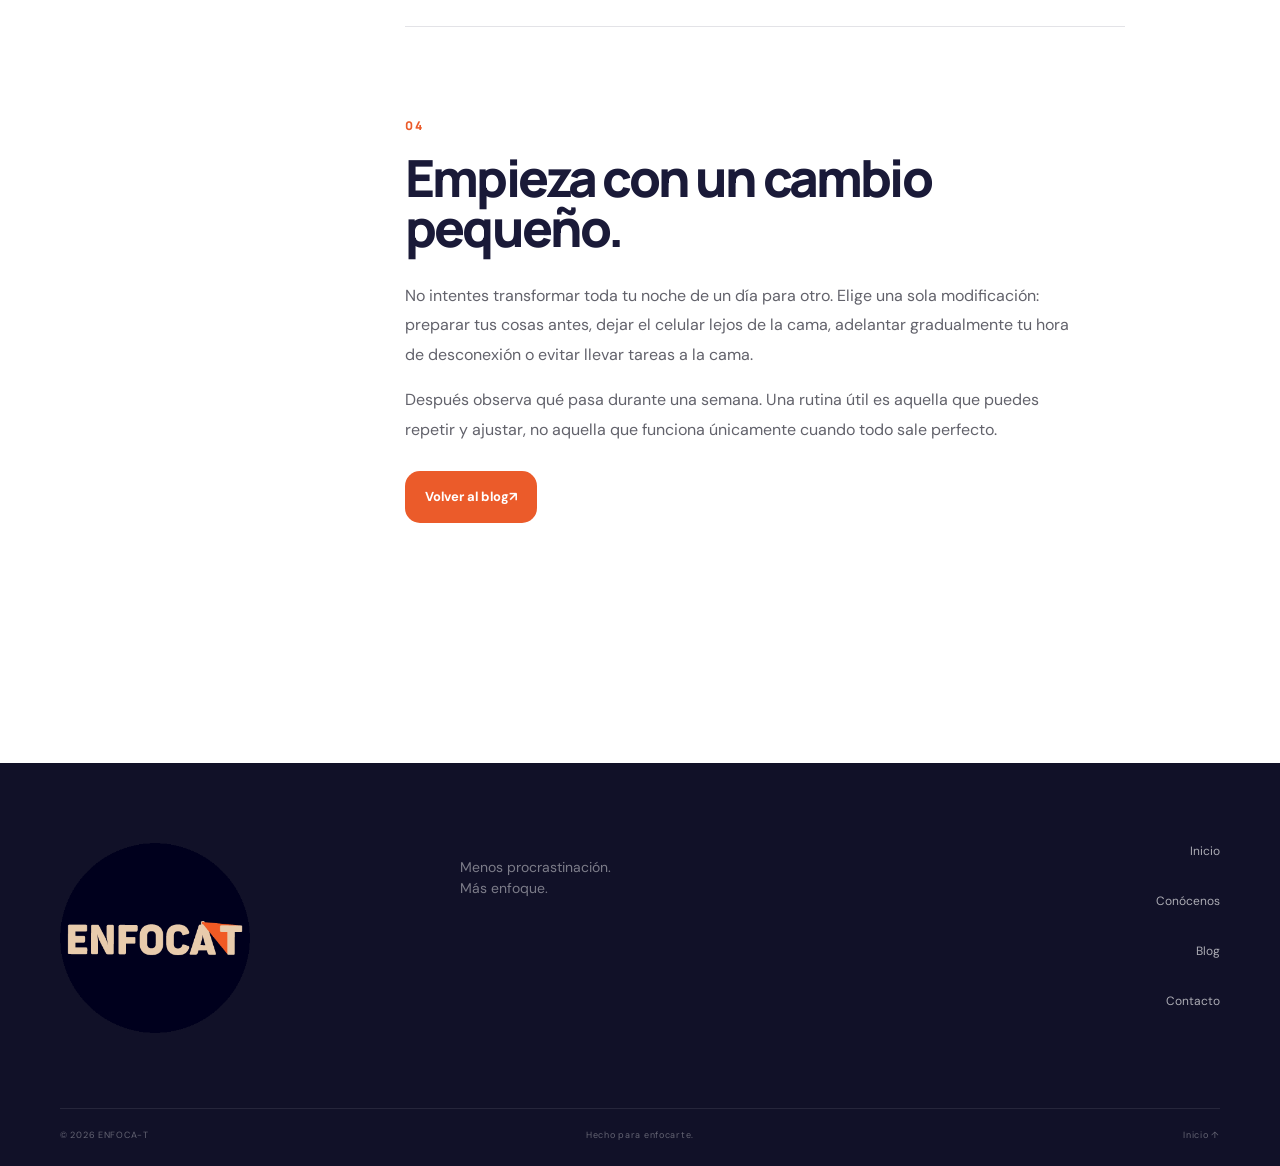
<file: blog/sueno.html>
<!doctype html><html lang="es"><head><meta charset="utf-8"><meta name="viewport" content="width=device-width,initial-scale=1"><meta name="description" content="Dormir también es parte de estudiar: descubre cómo una rutina de descanso puede apoyar tu aprendizaje y atención."><title>Dormir también es parte de estudiar — ENFOCA-T</title><link rel="preconnect" href="https://fonts.googleapis.com"><link rel="preconnect" href="https://fonts.gstatic.com" crossorigin><link href="https://fonts.googleapis.com/css2?family=DM+Sans:wght@400;500;600;700&family=Manrope:wght@500;600;700;800&display=swap" rel="stylesheet"><link rel="stylesheet" href="../styles/global.css"><link rel="stylesheet" href="articulo.css"></head><body class="article-page"><div class="reading-progress"></div><header class="site-header light-header"><a class="brand" href="../index.html"><img src="../assets/LOGO.png" alt="ENFOCA-T"></a><nav class="main-nav" aria-label="Navegación principal"><a href="../index.html">Inicio</a><a href="../conocenos/index.html">Conócenos</a><a class="active" href="index.html">Blog</a><a href="../contacto/index.html">Contacto</a></nav><a class="header-cta" href="../contacto/index.html">Contacto <span>↗</span></a><button class="menu-toggle" aria-label="Abrir menú" aria-expanded="false"><span></span><span></span></button></header><main><article><header class="article-hero"><div class="section-shell"><a class="back-link" href="index.html">← Volver al blog</a><div class="article-meta"><span>HÁBITOS</span><span>7 MIN DE LECTURA</span></div><h1>Dormir también es<br><span>parte de estudiar.</span></h1><p class="article-lead">Descansar no es perder tiempo. Una rutina de sueño adecuada forma parte de cómo preparas tu atención para aprender, trabajar y recuperarte.</p></div></header><div class="article-layout"><aside class="article-sidebar"><p>EN ESTE ARTÍCULO</p><a href="#descanso">01 El descanso</a><a href="#estudio">02 Estudio y sueño</a><a href="#rutina">03 Rutina nocturna</a><a href="#cambio">04 Cambios pequeños</a></aside><div class="article-content"><figure class="article-image"><img src="../TODO/fotos-04.png" alt="Estudiante dentro de una rutina de estudio y descanso" loading="eager"><figcaption>Descansar también prepara el próximo momento de enfoque.</figcaption></figure><section id="descanso"><p class="article-index">01</p><h2>Tu día no termina cuando cierras el cuaderno.</h2><p>Cuando tienes una entrega cerca, dormir puede parecer la actividad más fácil de sacrificar. El problema es que estudiar más horas no garantiza aprender mejor si llegas al siguiente día agotado.</p><p>El descanso forma parte de la recuperación y de la capacidad de mantener la atención. Por eso conviene pensar en el sueño como una parte de tu sistema de estudio, no como un premio que recibes después de terminar todo.</p></section><section id="estudio"><p class="article-index">02</p><h2>Estudiar hasta tarde no siempre compensa.</h2><p>Una noche puntual no define tus hábitos, pero convertir las jornadas nocturnas en la estrategia principal puede hacer más difícil mantener una rutina estable. Si además acumulas tareas por procrastinar, puedes entrar en un ciclo de trabajar tarde, descansar poco y comenzar el día siguiente con menos energía.</p><blockquote>Descansar también es preparar el próximo momento de enfoque.</blockquote><p>La mejor estrategia es evitar que el descanso sea lo primero que sacrificas cada vez que tu planificación se desordena.</p></section><section id="rutina"><p class="article-index">03</p><h2>Crea señales que indiquen que el día termina.</h2><div class="article-points"><div><b>01</b><h3>Horario.</h3><p>Busca una hora de descanso razonablemente consistente.</p></div><div><b>02</b><h3>Transición.</h3><p>Baja el ritmo y deja las tareas académicas fuera del cierre del día.</p></div><div><b>03</b><h3>Entorno.</h3><p>Reduce estímulos que te mantengan conectado al trabajo o a las redes.</p></div></div></section><section id="cambio"><p class="article-index">04</p><h2>Empieza con un cambio pequeño.</h2><p>No intentes transformar toda tu noche de un día para otro. Elige una sola modificación: preparar tus cosas antes, dejar el celular lejos de la cama, adelantar gradualmente tu hora de desconexión o evitar llevar tareas a la cama.</p><p>Después observa qué pasa durante una semana. Una rutina útil es aquella que puedes repetir y ajustar, no aquella que funciona únicamente cuando todo sale perfecto.</p><a class="button button-primary" href="index.html">Volver al blog <span>↗</span></a></section></div></div></article></main><footer class="footer"><div class="footer-main"><a class="brand" href="../index.html"><img src="../assets/LOGO.png" alt="ENFOCA-T"></a><p>Menos procrastinación.<br>Más enfoque.</p><div class="footer-links"><a href="../index.html">Inicio</a><a href="../conocenos/index.html">Conócenos</a><a href="index.html">Blog</a><a href="../contacto/index.html">Contacto</a></div></div><div class="footer-bottom"><span>© 2026 ENFOCA-T</span><span>Hecho para enfocarte.</span><a href="index.html">Inicio ↑</a></div></footer><script src="../script.js"></script><script src="articulo.js"></script></body></html>
</file>
<file: styles/global.css>
:root{--blue:#1A1A38;--orange:#EB5B2A;--beige:#EACCAD;--white:#fff;--ink:#15152f;--muted:rgba(26,26,56,.62);--line:rgba(26,26,56,.12);--ease:cubic-bezier(.2,.75,.25,1);--radius:28px}*{box-sizing:border-box}html{scroll-behavior:smooth}body{margin:0;color:var(--blue);background:#fff;font-family:'DM Sans',sans-serif;overflow-x:hidden}a{color:inherit;text-decoration:none}button,input,textarea{font:inherit}.site-header{position:fixed;z-index:50;top:18px;left:50%;transform:translateX(-50%);width:min(1160px,calc(100% - 32px));height:68px;padding:0 18px 0 26px;display:flex;align-items:center;justify-content:space-between;border:1px solid rgba(255,255,255,.18);border-radius:22px;background:rgba(26,26,56,.62);color:#fff;backdrop-filter:blur(22px);-webkit-backdrop-filter:blur(22px);transition:.4s var(--ease)}.site-header.light-header{background:rgba(255,255,255,.82);border-color:rgba(26,26,56,.1);color:var(--blue);box-shadow:0 12px 40px rgba(26,26,56,.07)}.site-header.scrolled{background:rgba(26,26,56,.9);color:#fff}.site-header.light-header.scrolled{background:rgba(255,255,255,.94);color:var(--blue)}.brand{display:inline-flex;align-items:center;font:800 21px/1 Manrope,sans-serif;letter-spacing:-.06em}.brand img{display:block;width:auto;height:34px;max-width:150px;object-fit:contain}.footer .brand img{height:58px;width:auto;max-width:245px}.brand span{color:var(--orange)}.main-nav{display:flex;gap:34px;font-size:13px;font-weight:600}.main-nav a{opacity:.62;transition:.25s}.main-nav a:hover,.main-nav a.active{opacity:1}.main-nav a.active{color:var(--orange)}.header-cta{font-size:12px;font-weight:700;background:var(--orange);color:#fff;padding:12px 16px;border-radius:13px;transition:.25s}.header-cta:hover{transform:translateY(-2px);box-shadow:0 10px 25px rgba(235,91,42,.25)}.menu-toggle{display:none;background:none;border:0;color:currentColor;width:44px;height:44px}.menu-toggle span{display:block;width:22px;height:2px;background:currentColor;margin:6px auto}.section-shell{width:min(1160px,calc(100% - 48px));margin:auto}.section-kicker{font-size:10px;letter-spacing:.2em;font-weight:700;color:rgba(26,26,56,.45);margin:0 0 55px}.section-kicker.light{color:rgba(255,255,255,.4)}.button{display:inline-flex;align-items:center;justify-content:center;min-height:52px;padding:0 20px;border:0;border-radius:15px;font-size:13px;font-weight:700;cursor:pointer;transition:.3s var(--ease)}.button-primary{background:var(--orange);color:#fff}.button-primary:hover{transform:translateY(-3px);box-shadow:0 15px 35px rgba(235,91,42,.25)}.button-glass{border:1px solid rgba(255,255,255,.2);background:rgba(255,255,255,.09);color:#fff;backdrop-filter:blur(14px)}.button-glass:hover{background:rgba(255,255,255,.16);transform:translateY(-3px)}.button-dark{background:var(--blue);color:#fff}.footer{background:#111128;color:#fff;padding:80px 0 25px}.footer-main,.footer-bottom{width:min(1160px,calc(100% - 48px));margin:auto}.footer-main{display:grid;grid-template-columns:1fr 1fr 1fr;gap:40px;padding-bottom:75px}.footer-main p{font-size:14px;line-height:1.5;color:rgba(255,255,255,.45)}.footer-links{display:grid;gap:10px;justify-self:end;text-align:right;font-size:12px;color:rgba(255,255,255,.65)}.footer-links a:hover{color:var(--beige)}.footer-bottom{border-top:1px solid rgba(255,255,255,.09);padding-top:20px;display:grid;grid-template-columns:1fr 1fr 1fr;font-size:9px;letter-spacing:.08em;color:rgba(255,255,255,.35)}.footer-bottom span:nth-child(2){text-align:center}.footer-bottom a{text-align:right}.social-float{position:fixed;z-index:45;right:22px;bottom:24px;display:flex;flex-direction:column;gap:9px}.social-float a{width:44px;height:44px;display:grid;place-items:center;border:1px solid rgba(255,255,255,.25);border-radius:14px;background:rgba(26,26,56,.78);color:#fff;backdrop-filter:blur(16px);-webkit-backdrop-filter:blur(16px);box-shadow:0 12px 28px rgba(26,26,56,.18);transition:transform .25s var(--ease),background .25s,color .25s}.social-float a:hover{transform:translateX(-4px) scale(1.04);background:var(--orange);color:#fff}.social-float svg{width:19px;height:19px;fill:currentColor}.social-float a:focus-visible{outline:2px solid var(--orange);outline-offset:3px}@media(max-width:850px){.main-nav,.header-cta{display:none}.menu-toggle{display:block}.site-header{height:64px}.main-nav.open{position:absolute;display:flex;flex-direction:column;gap:20px;top:74px;left:0;width:100%;padding:25px;border-radius:20px;background:rgba(26,26,56,.96);color:#fff;border:1px solid rgba(255,255,255,.12)}.section-shell,.footer-main,.footer-bottom{width:calc(100% - 34px)}.footer-main{grid-template-columns:1fr 1fr}.footer-links{justify-self:start;text-align:left}.footer-bottom{grid-template-columns:1fr;gap:10px}.footer-bottom span:nth-child(2),.footer-bottom a{text-align:left}}@media(max-width:560px){.site-header{top:10px;width:calc(100% - 20px)}.section-kicker{margin-bottom:35px}.footer-main{grid-template-columns:1fr}.footer{padding-top:60px}.footer .brand img{height:46px;max-width:190px}.social-float{right:12px;bottom:14px;gap:7px}.social-float a{width:40px;height:40px;border-radius:12px}.social-float svg{width:17px;height:17px}}
</file>
<file: styles/home.css>
.home{background:var(--blue);color:#fff}.hero{position:relative;height:100svh;min-height:680px;overflow:hidden;display:flex;align-items:flex-end}.hero-video{position:absolute;inset:0;width:100%;height:100%;object-fit:cover;transform:scaleX(-1) scale(1.015);animation:heroVideoIn 1.4s ease both}.hero-overlay{position:absolute;inset:0;background:linear-gradient(90deg,rgba(26,26,56,.84),rgba(26,26,56,.28) 65%,rgba(26,26,56,.12)),linear-gradient(0deg,rgba(26,26,56,.76),transparent 52%)}.hero-content{position:relative;z-index:2;width:min(1160px,calc(100% - 48px));margin:0 auto 13vh;animation:heroContentIn .9s .15s var(--ease) both}.glass-pill{display:inline-flex;align-items:center;gap:9px;padding:9px 13px;margin-bottom:22px;font-size:11px;text-transform:uppercase;letter-spacing:.14em;background:rgba(255,255,255,.1);border:1px solid rgba(255,255,255,.18);border-radius:999px;backdrop-filter:blur(14px);box-shadow:0 8px 30px rgba(0,0,0,.08)}.status-dot{width:6px;height:6px;border-radius:50%;background:var(--orange);box-shadow:0 0 13px var(--orange)}.hero h1{max-width:900px;margin:0 0 22px;font:800 clamp(54px,8.2vw,118px)/.86 Manrope,sans-serif;letter-spacing:-.075em}.hero h1 em{font-style:normal;color:var(--orange)}.hero-copy{max-width:450px;font-size:17px;line-height:1.55;color:rgba(255,255,255,.76);margin-bottom:30px}.hero-actions{display:flex;gap:12px;flex-wrap:wrap}.hero-actions .button{transition:transform .3s var(--ease),box-shadow .3s var(--ease)}.hero-actions .button:hover{transform:translateY(-3px)}.hero-bottom{position:absolute;z-index:3;bottom:25px;left:50%;transform:translateX(-50%);width:min(1160px,calc(100% - 48px));display:grid;grid-template-columns:1fr auto 1fr;align-items:center;font-size:9px;letter-spacing:.2em;color:rgba(255,255,255,.48)}.hero-number{text-align:right}.scroll-indicator{width:34px;height:50px;border:1px solid rgba(255,255,255,.3);border-radius:30px;display:flex;justify-content:center;padding-top:9px;transition:border-color .3s,background .3s}.scroll-indicator:hover{border-color:rgba(234,204,173,.7);background:rgba(255,255,255,.06)}.scroll-indicator span{width:3px;height:9px;border-radius:4px;background:var(--beige);animation:scroll 1.8s infinite}@keyframes scroll{0%{transform:translateY(0);opacity:0}30%{opacity:1}80%{transform:translateY(19px);opacity:0}100%{opacity:0}}@keyframes heroContentIn{from{opacity:0;transform:translateY(28px)}to{opacity:1;transform:translateY(0)}}@keyframes heroVideoIn{from{opacity:.7;transform:scaleX(-1) scale(1.04)}to{opacity:1;transform:scaleX(-1) scale(1.015)}}.home-intro{padding:130px 0 120px}.intro-grid{display:grid;grid-template-columns:1fr .7fr;gap:80px;align-items:end}.home h2{font:800 clamp(50px,7vw,94px)/.9 Manrope,sans-serif;letter-spacing:-.07em;margin:0}.home h2 span{color:var(--orange)}.intro-grid p{max-width:410px;color:rgba(255,255,255,.58);line-height:1.65}.intro-mobile-copy{display:none}.intro-link{display:inline-block;margin-top:15px;color:var(--beige);font-size:12px;font-weight:700;position:relative}.intro-link:after{content:'';display:block;width:0;height:1px;background:var(--orange);transition:width .35s var(--ease);margin-top:4px}.intro-link:hover:after{width:100%}.home-highlight{padding:0 0 140px}.highlight-card{min-height:360px;border:1px solid rgba(255,255,255,.14);border-radius:var(--radius);background:rgba(255,255,255,.055);backdrop-filter:blur(18px);display:grid;grid-template-columns:1fr 1fr;overflow:hidden;box-shadow:0 25px 80px rgba(0,0,0,.12)}.highlight-copy{padding:55px}.highlight-copy .section-kicker{color:rgba(255,255,255,.4)}.highlight-copy h3{font:800 45px/1 Manrope;letter-spacing:-.06em;max-width:500px}.highlight-copy p{max-width:430px;color:rgba(255,255,255,.55);line-height:1.6}.highlight-visual{position:relative;min-height:360px;background:radial-gradient(circle at 50% 50%,rgba(235,91,42,.18),transparent 30%),linear-gradient(145deg,#222244,#15152f);display:grid;place-items:center;overflow:hidden}.brain-orbit{position:relative;width:270px;height:230px;display:grid;place-items:center;animation:brainFloat 5s ease-in-out infinite}.brain-orbit:before,.brain-orbit:after{content:'';position:absolute;border:1px solid rgba(234,204,173,.17);border-radius:50%;inset:10px 0;transform:scaleX(1.2);animation:orbitPulse 4.5s ease-in-out infinite}.brain-orbit:after{inset:34px 25px;border-color:rgba(235,91,42,.22);animation-delay:-2s}.brain-glow{position:absolute;width:125px;height:125px;border-radius:50%;background:rgba(235,91,42,.18);filter:blur(28px);animation:brainGlow 3s ease-in-out infinite}.brain-icon{position:relative;z-index:2;width:170px;height:145px;overflow:visible;filter:drop-shadow(0 0 16px rgba(235,91,42,.2))}.brain-outline{fill:rgba(235,91,42,.07);stroke:var(--beige);stroke-width:3;stroke-linecap:round;stroke-linejoin:round;animation:brainPulse 3.2s ease-in-out infinite}.brain-fold{fill:none;stroke:rgba(234,204,173,.72);stroke-width:2.4;stroke-linecap:round;stroke-linejoin:round;animation:brainTrace 4s ease-in-out infinite}.brain-center{stroke:rgba(235,91,42,.65);stroke-width:2;stroke-linecap:round;stroke-dasharray:5 7;animation:centerMove 2.5s linear infinite}.thought-dot{position:absolute;z-index:3;border-radius:50%;background:var(--orange);box-shadow:0 0 14px rgba(235,91,42,.7);animation:thoughtFloat 2.8s ease-in-out infinite}.dot-a{width:7px;height:7px;top:34px;right:54px}.dot-b{width:10px;height:10px;top:12px;right:31px;animation-delay:-.55s}.dot-c{width:14px;height:14px;top:-8px;right:1px;animation-delay:-1.1s}.focus-label{position:absolute;bottom:25px;right:28px;font:800 9px Manrope;letter-spacing:.22em;color:rgba(234,204,173,.55)}@keyframes brainFloat{0%,100%{transform:translateY(0)}50%{transform:translateY(-8px)}}@keyframes brainPulse{0%,100%{stroke-width:3;transform:scale(1)}50%{stroke-width:3.8;transform:scale(1.025)}}@keyframes brainTrace{0%,100%{opacity:.65}50%{opacity:1}}@keyframes centerMove{to{stroke-dashoffset:-24}}@keyframes brainGlow{0%,100%{opacity:.55;transform:scale(.9)}50%{opacity:1;transform:scale(1.12)}}@keyframes orbitPulse{50%{transform:scaleX(1.2) scale(1.06);opacity:.45}}@keyframes thoughtFloat{0%,100%{transform:translate(0,0);opacity:.55}50%{transform:translate(4px,-5px);opacity:1}}.home-blog{padding:20px 0 140px}.home-cta{padding:150px 0;text-align:center;border-top:1px solid rgba(255,255,255,.08)}.home-cta .section-shell{display:flex;flex-direction:column;align-items:center}.home-cta h2{font-size:clamp(58px,8vw,108px);margin-bottom:35px}.home-cta .button{margin:0}.footer .brand img{width:190px;height:auto}.footer .brand{max-width:200px}@media(max-width:850px){.hero-content{margin-bottom:17vh}.intro-grid,.highlight-card{grid-template-columns:1fr;gap:35px}.highlight-visual{height:300px}.highlight-copy{padding:35px}.brain-orbit{transform:scale(.9)}.hero-bottom{bottom:20px}}@media(max-width:560px){.hero{min-height:650px}.hero-content,.hero-bottom{width:calc(100% - 34px)}.hero h1{font-size:clamp(49px,15vw,72px)}.hero-copy{font-size:14px}.hero-actions{display:grid;grid-template-columns:1fr}.hero-actions .button{width:100%}.hero-bottom>span:first-child,.hero-number{display:none}.hero-bottom{grid-template-columns:1fr;justify-items:center}.home-intro,.home-highlight,.home-blog{padding:95px 0}.intro-mobile-copy{display:block}.intro-desktop-copy{display:none}.highlight-copy h3{font-size:35px}.brain-orbit{transform:scale(.78)}.home-cta{padding:105px 0}.home-cta h2{font-size:clamp(50px,14vw,76px)}}@media(prefers-reduced-motion:reduce){.hero-video,.hero-content,.scroll-indicator span,.brain-orbit,.brain-outline,.brain-fold,.brain-center,.brain-glow,.brain-orbit:before,.brain-orbit:after,.thought-dot{animation:none}.hero-video{transform:scaleX(-1)}.hero-content{opacity:1}.hero-actions .button,.scroll-indicator{transition:none}}
</file>
<file: blog/blog.css>
.blog-page{background:#fff}.blog-hero{padding:190px 0 70px}.blog-hero h1,.articles-heading h2,.featured-copy h2,.article-list h3,.video-copy h3,.blog-closing h2{font-family:Manrope,sans-serif;font-weight:800}.blog-hero h1{font-size:clamp(58px,8vw,110px);line-height:.88;letter-spacing:-.075em;margin:0 0 25px}.blog-hero h1 span,.articles-heading h2 span,.blog-closing h2 span{color:var(--orange)}.blog-hero .page-lead{max-width:570px}.blog-tools{display:flex;align-items:end;justify-content:space-between;gap:25px;margin-top:45px}.category-nav{display:flex;gap:8px;flex-wrap:wrap}.category-nav button{appearance:none;background:#fff;color:var(--blue);padding:11px 16px;border:1px solid var(--line);border-radius:999px;font:600 11px 'DM Sans',sans-serif;cursor:pointer;transition:transform .25s var(--ease),background .25s,color .25s,border-color .25s,box-shadow .25s}.category-nav button:hover{transform:translateY(-2px);border-color:rgba(26,26,56,.3)}.category-nav button.selected{background:var(--blue);color:#fff;border-color:var(--blue);box-shadow:0 8px 20px rgba(26,26,56,.12)}.filter-count{font-size:10px;letter-spacing:.14em;text-transform:uppercase;color:var(--muted);white-space:nowrap;padding-bottom:11px}.featured-article{padding:30px 0 120px}.featured-layout{background:var(--blue);color:#fff;border-radius:var(--radius);overflow:hidden;display:grid;grid-template-columns:1.1fr .9fr;min-height:530px}.featured-visual{position:relative;overflow:hidden;min-height:530px}.featured-visual img{width:100%;height:100%;object-fit:cover;display:block;transition:transform .7s var(--ease)}.featured-layout:hover .featured-visual img{transform:scale(1.035)}.featured-visual::after{content:'';position:absolute;inset:0;background:linear-gradient(180deg,rgba(26,26,56,.05),rgba(26,26,56,.58));pointer-events:none}.featured-visual span{position:absolute;z-index:2;left:30px;bottom:30px;font-size:9px;letter-spacing:.2em;color:var(--beige)}.featured-visual strong{position:absolute;z-index:2;right:30px;top:25px;font:800 10px Manrope;letter-spacing:.2em;color:rgba(255,255,255,.7)}.featured-copy{padding:65px;align-self:center}.featured-copy h2{font-size:clamp(38px,4vw,62px);line-height:.93;letter-spacing:-.06em;margin:15px 0 22px}.featured-copy p{color:rgba(255,255,255,.55);line-height:1.65;max-width:450px;margin-bottom:30px}.article-meta{display:flex;gap:18px;font-size:9px;font-weight:700;letter-spacing:.15em;opacity:.5}.articles-section{padding:120px 0 135px;background:#f9f8f5}.articles-heading h2{font-size:clamp(45px,6vw,75px);line-height:.92;letter-spacing:-.065em;margin:0}.articles-heading>p:last-child{max-width:520px;color:var(--muted);line-height:1.6;margin-top:20px}.article-list{margin-top:60px;border-top:1px solid var(--line)}.article-list article{display:grid;grid-template-columns:130px 1fr 30px;gap:30px;align-items:center;padding:25px 0;border-bottom:1px solid var(--line);transition:opacity .25s,transform .25s}.article-list article:not([hidden]){animation:articleIn .35s ease both}.article-list article[hidden]{display:none}.mini-visual{height:95px;border-radius:16px;background:var(--blue);color:var(--beige);display:grid;place-items:center;font:800 22px Manrope;position:relative;overflow:hidden}.mini-visual:after{content:'';position:absolute;width:45px;height:45px;border:1px solid currentColor;border-radius:50%;opacity:.25}.v2{background:var(--orange);color:#fff}.v3{background:var(--beige);color:var(--blue)}.v4{background:#dedede;color:var(--blue)}.v5{background:var(--blue);color:var(--beige)}.v6{background:var(--orange);color:#fff}.article-list h3{font-size:23px;letter-spacing:-.04em;margin:8px 0}.article-list p{font-size:12px;color:var(--muted);margin:0;line-height:1.5}.article-list article>a{font-size:20px;justify-self:end;color:var(--blue);transition:transform .25s var(--ease),color .25s}.article-list article:hover>a{transform:translate(4px,-4px);color:var(--orange)}.video-section{padding:135px 0 150px;background:#fff}.video-grid{display:grid;grid-template-columns:repeat(2,minmax(0,1fr));gap:24px;margin-top:60px}.video-card{border:1px solid var(--line);border-radius:var(--radius);overflow:hidden;background:#f9f8f5;transition:transform .35s var(--ease),box-shadow .35s var(--ease)}.video-card:hover{transform:translateY(-7px);box-shadow:0 22px 50px rgba(26,26,56,.1)}.video-frame{display:block;position:relative;aspect-ratio:16/9;background:var(--blue);overflow:hidden;text-decoration:none}.video-frame img{width:100%;height:100%;display:block;object-fit:cover;transition:transform .55s var(--ease),filter .35s ease}.video-frame::after{content:'';position:absolute;inset:0;background:linear-gradient(180deg,rgba(26,26,56,.04),rgba(26,26,56,.48));pointer-events:none}.video-card:hover .video-frame img{transform:scale(1.035);filter:brightness(.86)}.play-button{position:absolute;z-index:2;left:50%;top:50%;transform:translate(-50%,-50%);width:66px;height:66px;border-radius:50%;display:grid;place-items:center;background:#fff;color:var(--orange);font-size:20px;padding-left:3px;box-shadow:0 12px 35px rgba(0,0,0,.22);transition:transform .3s var(--ease)}.video-card:hover .play-button{transform:translate(-50%,-50%) scale(1.08)}.video-platform{position:absolute;z-index:2;left:22px;top:20px;color:#fff;font:700 9px 'DM Sans',sans-serif;letter-spacing:.18em}.video-copy{padding:28px 30px 32px}.video-copy>span{font-size:9px;font-weight:700;letter-spacing:.16em;color:var(--orange)}.video-copy h3{font-size:26px;line-height:1.05;letter-spacing:-.05em;margin:10px 0}.video-copy p{font-size:12px;color:var(--muted);line-height:1.55;margin:0 0 18px}.video-copy a{font-size:11px;font-weight:700;color:var(--blue)}.video-copy a:hover{color:var(--orange)}.video-card[hidden]{display:none}.empty-filter{padding:60px 0;text-align:center;border-top:1px solid var(--line)}.empty-filter p{color:var(--muted)}.empty-filter button{border:0;background:none;color:var(--orange);font:700 12px 'DM Sans';cursor:pointer}.magazine-section{padding:145px 0;background:#f9f8f5}.magazine-layout{display:grid;grid-template-columns:.72fr 1.28fr;gap:70px;align-items:center}.magazine-copy h2{font:800 clamp(48px,6vw,78px)/.92 Manrope,sans-serif;letter-spacing:-.065em;margin:0 0 25px}.magazine-copy h2 span{color:var(--orange)}.magazine-copy>p:not(.section-kicker):not(.magazine-note){max-width:470px;color:var(--muted);line-height:1.7;margin-bottom:30px}.magazine-actions{display:flex;flex-wrap:wrap}.magazine-note{font-size:10px!important;letter-spacing:.08em;text-transform:uppercase;color:var(--muted)!important;margin-top:16px}.magazine-preview{min-width:0}.magazine-browser{position:relative;overflow:hidden;border:1px solid rgba(26,26,56,.12);border-radius:24px;background:#fff;box-shadow:0 30px 80px rgba(26,26,56,.14);padding-top:38px}.magazine-browser-bar{position:absolute;z-index:3;top:0;left:0;right:0;height:38px;display:flex;align-items:center;gap:7px;padding:0 15px;background:rgba(255,255,255,.94);border-bottom:1px solid rgba(26,26,56,.08);backdrop-filter:blur(12px)}.magazine-browser-bar>span{width:7px;height:7px;border-radius:50%;background:rgba(26,26,56,.2)}.magazine-browser-bar small{margin-left:8px;font:700 8px Manrope;letter-spacing:.15em;color:var(--muted)}.magazine-browser iframe{display:block;width:100%;height:560px;border:0;background:#eee}.magazine-open{display:flex;align-items:center;justify-content:center;min-height:48px;background:var(--blue);color:#fff;font:700 11px 'DM Sans',sans-serif;letter-spacing:.08em;text-decoration:none;transition:background .25s}.magazine-open:hover{background:var(--orange)}.blog-closing{padding:125px 0 145px;background:var(--beige)}.blog-closing h2{font-size:clamp(48px,6vw,78px);line-height:.92;letter-spacing:-.065em;margin:0 0 35px;max-width:800px}.footer .brand img{width:190px;height:auto}.footer .brand{max-width:200px}@keyframes articleIn{from{opacity:0;transform:translateY(8px)}to{opacity:1;transform:translateY(0)}}@media(max-width:900px){.magazine-layout{grid-template-columns:1fr;gap:45px}.magazine-browser iframe{height:500px}}@media(max-width:800px){.blog-tools{align-items:flex-start;flex-direction:column}.featured-layout{grid-template-columns:1fr}.featured-visual{height:300px;min-height:300px}.featured-copy{padding:40px}.video-grid{grid-template-columns:1fr}.article-list article{grid-template-columns:80px 1fr 20px;gap:18px}.mini-visual{height:75px}}@media(max-width:560px){.blog-hero{padding-top:150px}.category-nav{gap:7px}.category-nav button{font-size:10px;padding:10px 13px}.filter-count{padding:0}.article-list article{grid-template-columns:1fr;gap:15px}.mini-visual{width:100%;height:120px}.article-list article>a{justify-self:start}.articles-section,.video-section{padding:95px 0 110px}.video-copy{padding:22px}.video-copy h3{font-size:23px}.play-button{width:56px;height:56px;font-size:17px}.magazine-section{padding:95px 0 110px}.magazine-browser{border-radius:18px}.magazine-browser iframe{height:430px}.magazine-browser-bar{height:34px}.magazine-browser{padding-top:34px}.blog-closing{padding:95px 0 110px}}@media(prefers-reduced-motion:reduce){.category-nav button,.article-list article,.featured-visual img,.video-card,.video-frame img,.play-button,.magazine-open{transition:none;animation:none}}
</file>
<file: contacto/contacto.css>
.contact-page{background:#fff;color:var(--blue)}.contact-hero{padding:190px 0 140px}.contact-grid{display:grid;grid-template-columns:1fr .75fr;gap:100px;align-items:start}.contact-hero h1,.contact-copy h2,.contact-bottom p{font-family:Manrope,sans-serif;font-weight:800}.contact-hero h1{font-size:clamp(58px,8vw,110px);line-height:.88;letter-spacing:-.075em;margin:0 0 25px}.contact-hero h1 span,.contact-copy h2 span{color:var(--orange)}.contact-info{display:flex;gap:50px;margin-top:60px;padding-top:25px;border-top:1px solid var(--line)}.contact-info p{font-size:12px;line-height:1.6}.contact-info small{font-size:9px;letter-spacing:.16em;opacity:.45}.contact-form{padding:35px;border:1px solid var(--line);border-radius:var(--radius);background:#f9f8f5}.contact-form label{display:block;font-size:11px;font-weight:700;margin-bottom:20px}.contact-form input,.contact-form textarea{width:100%;margin-top:8px;padding:15px 0;border:0;border-bottom:1px solid rgba(26,26,56,.18);outline:none;background:transparent;color:var(--blue);resize:vertical}.contact-form input:focus,.contact-form textarea:focus{border-color:var(--orange)}.contact-form .button{width:100%;margin-top:8px}.form-note{font-size:10px;color:var(--muted);line-height:1.5;margin:15px 0 0}.contact-bottom{padding:110px 0;background:var(--beige);color:var(--blue)}.contact-bottom .section-shell{display:flex;justify-content:space-between;align-items:end}.contact-bottom p{font-size:clamp(30px,4vw,50px);line-height:.95;letter-spacing:-.05em;margin:0}.contact-bottom a{font-size:11px;color:var(--blue);font-weight:700}.contact-bottom a:hover{color:var(--orange)}.contact-page .footer .brand img{height:72px;max-width:290px}@media(max-width:800px){.contact-hero{padding:140px 0 90px}.contact-grid{grid-template-columns:1fr;gap:55px}.contact-info{gap:25px}.contact-bottom .section-shell{display:block}.contact-bottom a{display:inline-block;margin-top:30px}}@media(max-width:560px){.contact-form{padding:25px}.contact-info{display:block}.contact-info p{margin-bottom:25px}.contact-bottom{padding:90px 0}.contact-bottom p{font-size:38px}.contact-page .footer .brand img{height:58px;max-width:245px}}
</file>
<file: blog/articulo.css>
.article-page{background:#fff;color:var(--blue)}.reading-progress{position:fixed;z-index:1000;left:0;top:0;width:0;height:3px;background:var(--orange)}.article-hero{padding:180px 0 105px;border-bottom:1px solid var(--line)}.back-link{display:inline-block;margin-bottom:70px;font-size:11px;color:var(--muted);transition:.25s}.back-link:hover{color:var(--orange);transform:translateX(-4px)}.article-hero .article-meta{opacity:1;color:var(--orange)}.article-hero h1{font:800 clamp(52px,8vw,105px)/.87 Manrope;letter-spacing:-.075em;margin:22px 0 30px;max-width:1100px}.article-hero h1 span{color:var(--orange)}.article-lead{font-size:17px;line-height:1.7;color:var(--muted);max-width:650px}.article-layout{max-width:1200px;margin:0 auto;padding:100px 35px 150px;display:grid;grid-template-columns:230px minmax(0,720px);gap:100px}.article-sidebar{position:sticky;top:120px;height:max-content;padding-top:8px}.article-sidebar p{font-size:9px;letter-spacing:.16em;font-weight:700;margin:0 0 22px}.article-sidebar a{display:block;color:#999;font-size:11px;line-height:1.4;padding:9px 0;border-bottom:1px solid var(--line);transition:.25s}.article-sidebar a:hover{color:var(--orange);padding-left:6px}.article-content section{padding:0 0 90px;margin:0 0 90px;border-bottom:1px solid var(--line);scroll-margin-top:110px}.article-content section:last-child{border-bottom:0;margin-bottom:0}.article-index{font:800 12px Manrope;color:var(--orange);letter-spacing:.15em}.article-content h2{font:800 clamp(34px,4vw,52px)/.98 Manrope;letter-spacing:-.055em;margin:18px 0 28px}.article-content h3{font-family:Manrope,sans-serif}.article-content p:not(.article-index){font-size:16px;line-height:1.85;color:#62626b;max-width:680px}.article-content blockquote{margin:45px 0;padding:30px 35px;border-left:3px solid var(--orange);background:#f8f5f1;font:700 clamp(20px,2.4vw,30px)/1.25 Manrope;letter-spacing:-.03em;color:var(--blue)}.article-points{display:grid;gap:0;margin-top:40px}.article-points>div{padding:25px 0;border-top:1px solid var(--line);display:grid;grid-template-columns:45px 1fr;column-gap:15px}.article-points b{color:var(--orange);font-size:11px}.article-points h3{font:700 21px Manrope;margin:0 0 5px}.article-points p{grid-column:2;font-size:13px!important;margin:0}.article-image{width:100%;margin:0 0 90px}.article-image img{display:block;width:100%;max-height:560px;object-fit:cover;border-radius:24px;transition:transform .5s ease,filter .5s ease;box-shadow:0 18px 50px rgba(26,26,56,.08)}.article-image:hover img{transform:scale(1.012)}.article-image figcaption{margin-top:12px;font-size:9px;letter-spacing:.12em;text-transform:uppercase;color:#999}.article-content .button{margin-top:10px}.footer .brand img{width:190px;height:auto}@media(max-width:850px){.article-layout{grid-template-columns:1fr;gap:45px;padding-top:70px}.article-sidebar{position:static;display:flex;gap:12px;overflow:auto;padding-bottom:10px}.article-sidebar p{display:none}.article-sidebar a{white-space:nowrap;border:1px solid var(--line);border-radius:999px;padding:10px 13px}.article-content section{scroll-margin-top:80px}.article-hero{padding-top:150px}.article-image{margin-bottom:65px}.article-image img{max-height:430px}}@media(max-width:560px){.article-hero{padding:135px 0 75px}.back-link{margin-bottom:50px}.article-hero h1{font-size:clamp(46px,13vw,70px)}.article-lead{font-size:15px}.article-layout{padding:55px 22px 100px}.article-content section{padding-bottom:65px;margin-bottom:65px}.article-content p:not(.article-index){font-size:15px}.article-content blockquote{padding:24px}.article-image{margin-bottom:55px}.article-image img{border-radius:18px;max-height:320px}.footer .brand img{width:150px}}
</file>
